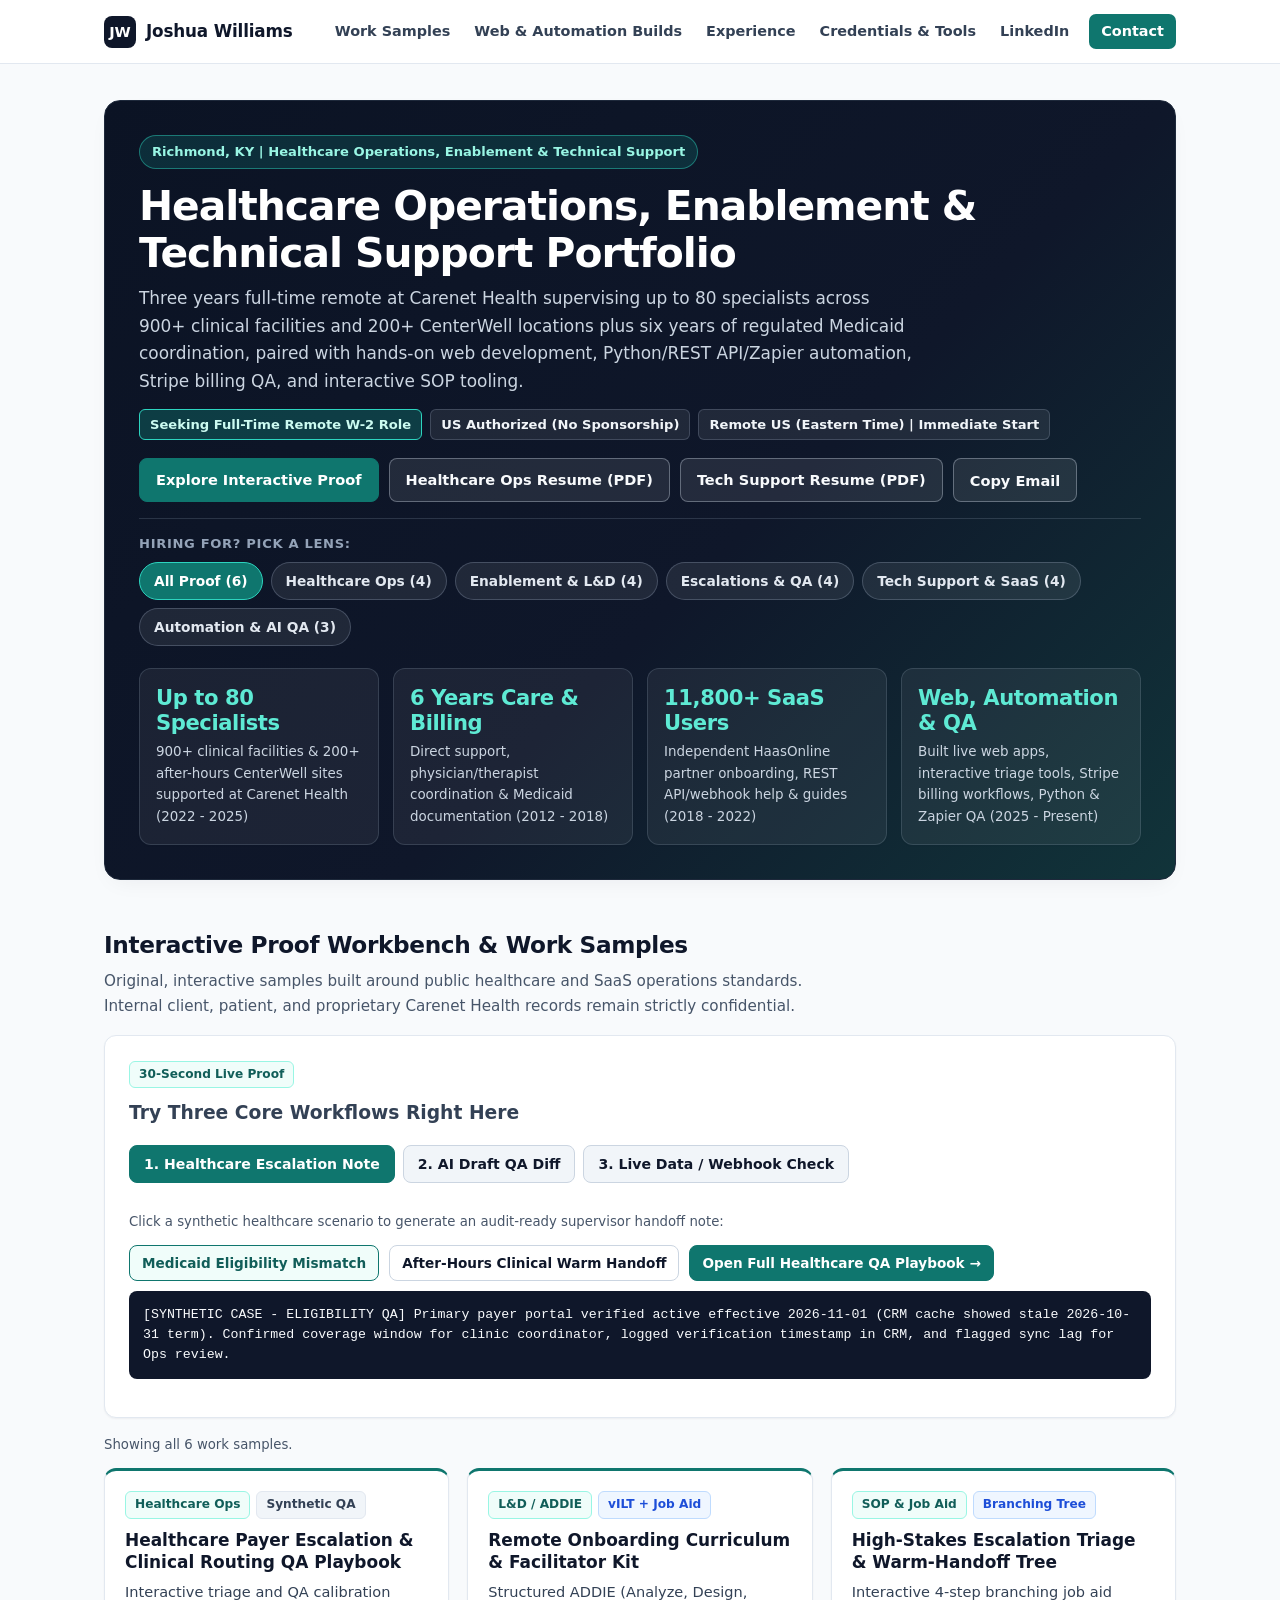
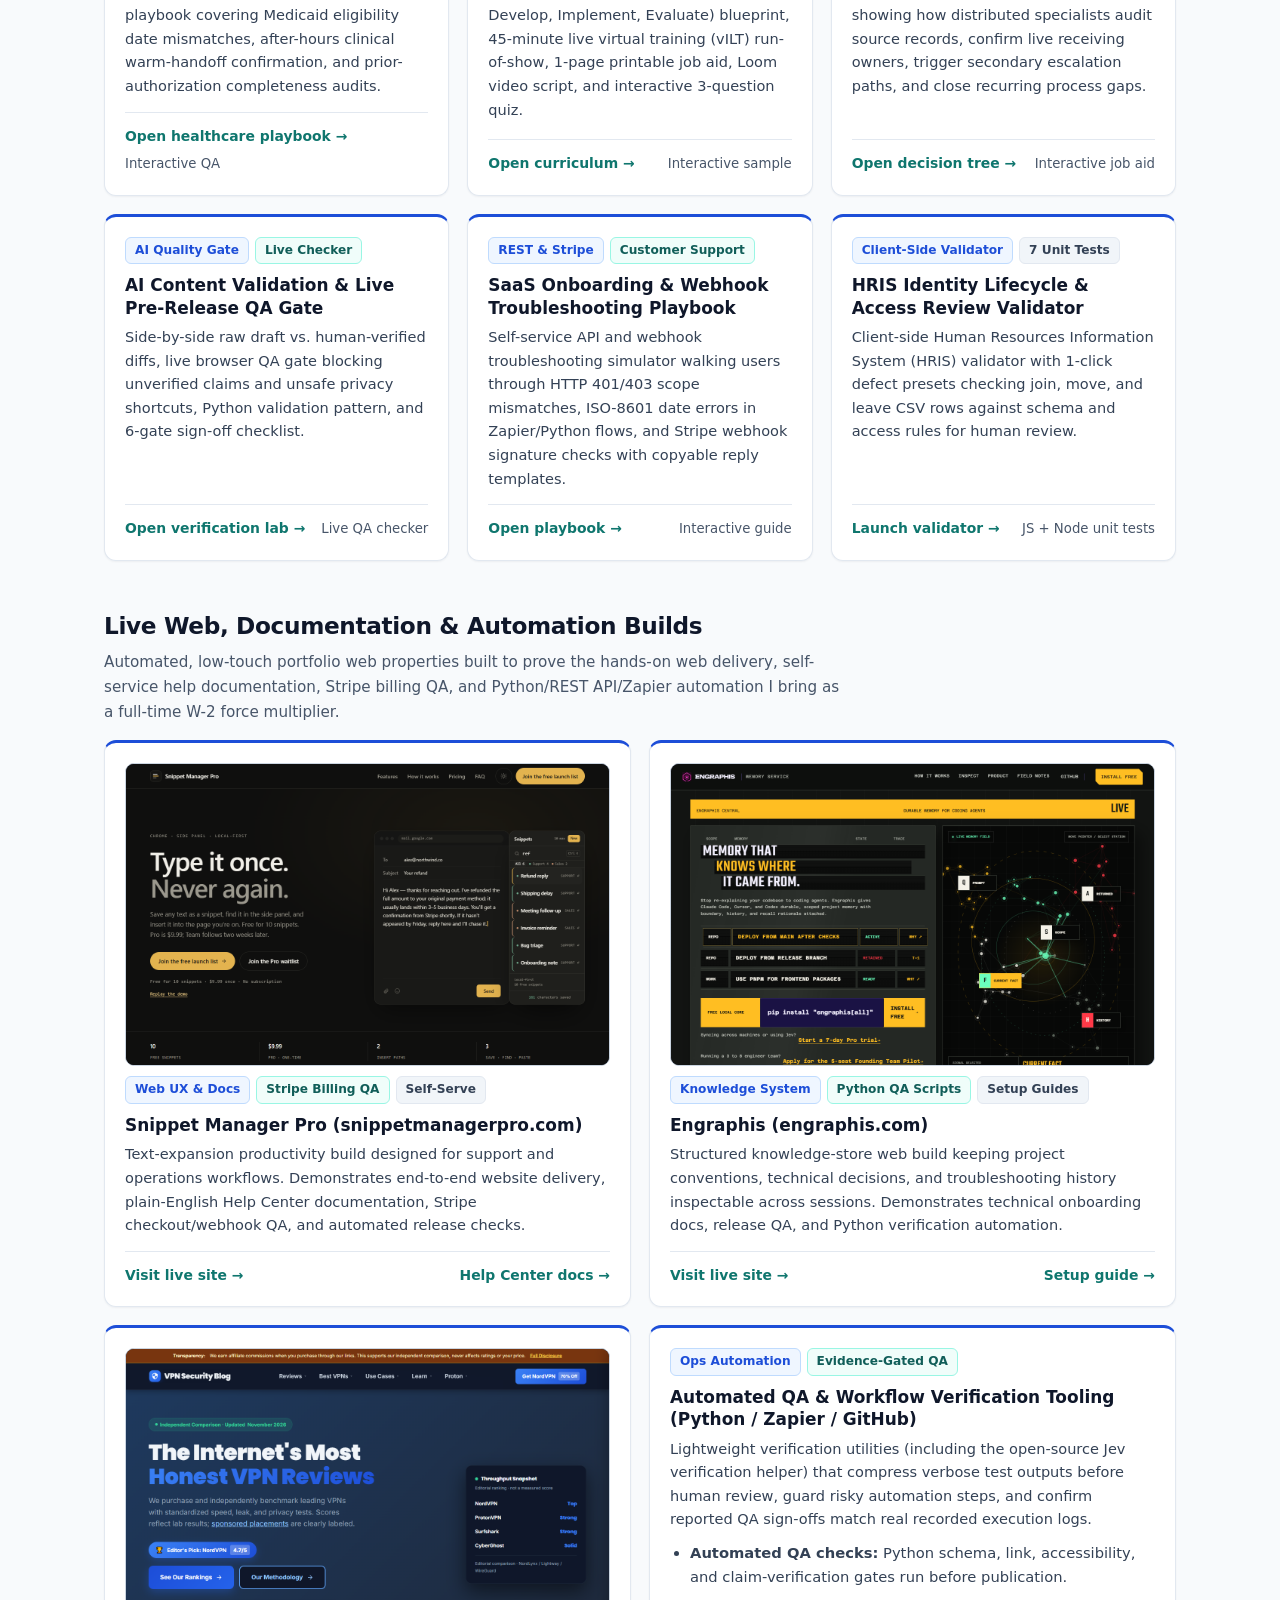
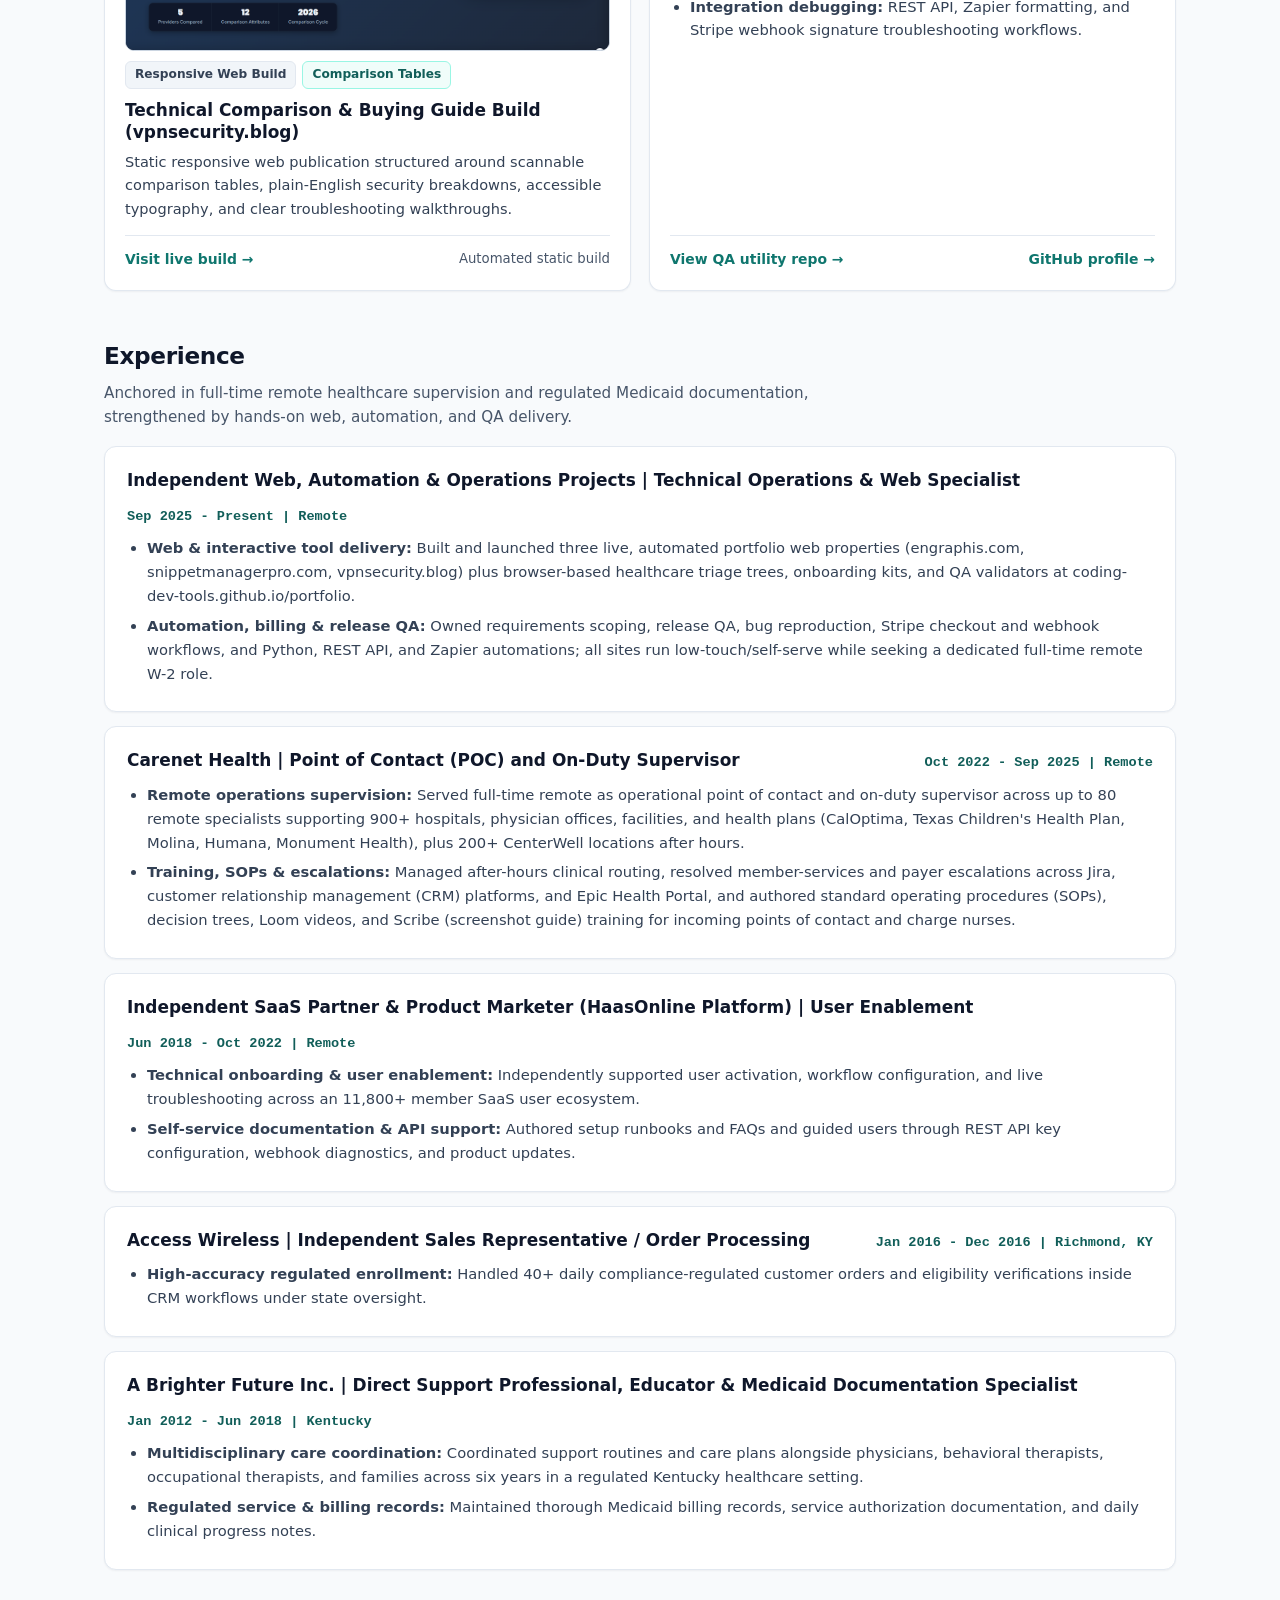
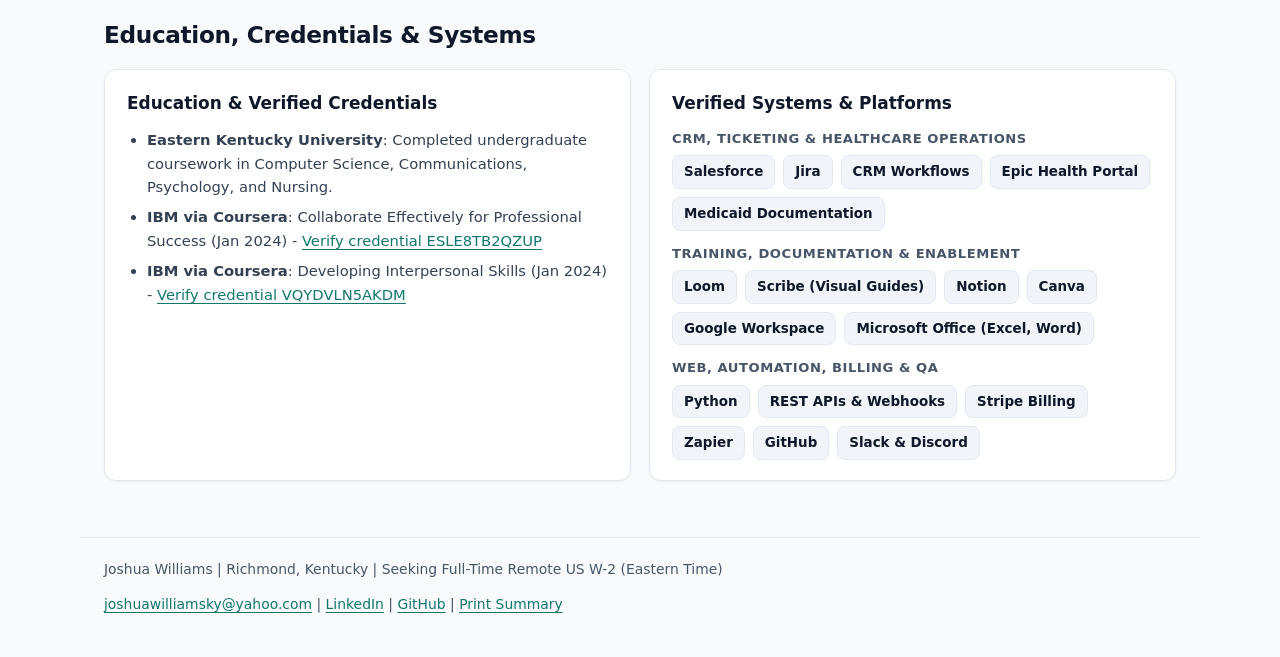
<file: index.html>
<!DOCTYPE html>
<html lang="en">
<head>
  <meta charset="utf-8">
  <meta name="viewport" content="width=device-width, initial-scale=1">
  <title>Joshua Williams | Healthcare Operations, Enablement &amp; Technical Support Portfolio</title>
  <meta name="description" content="Public portfolio of Joshua Williams: remote healthcare operations supervision (Carenet Health, 900+ clinical facilities), Medicaid coordination, interactive SOP and QA work samples, and live web, Stripe, Python, and Zapier builds.">
  <link rel="canonical" href="https://coding-dev-tools.github.io/portfolio/">
  <link rel="icon" type="image/svg+xml" href="./favicon.svg">
  <meta property="og:type" content="website">
  <meta property="og:site_name" content="Joshua Williams Portfolio">
  <meta property="og:title" content="Joshua Williams | Healthcare Operations, Enablement &amp; Technical Support Portfolio">
  <meta property="og:description" content="Interactive healthcare escalation QA playbooks, remote onboarding curricula, AI output checks, and live web and automation builds backing 3 years of remote clinical supervision.">
  <meta property="og:url" content="https://coding-dev-tools.github.io/portfolio/">
  <meta property="og:image" content="https://coding-dev-tools.github.io/portfolio/assets/og-card.png">
  <meta property="og:image:width" content="1200">
  <meta property="og:image:height" content="630">
  <meta property="og:image:alt" content="Joshua Williams Healthcare Operations, Enablement and Technical Support Portfolio">
  <meta name="twitter:card" content="summary_large_image">
  <meta name="twitter:title" content="Joshua Williams | Healthcare Operations, Enablement &amp; Technical Support Portfolio">
  <meta name="twitter:description" content="Remote healthcare operations supervision, interactive SOP and QA tools, and live web/automation builds by Joshua Williams.">
  <meta name="twitter:image" content="https://coding-dev-tools.github.io/portfolio/assets/og-card.png">
  <script type="application/ld+json">
  {
    "@context": "https://schema.org",
    "@type": "Person",
    "name": "Joshua Williams",
    "jobTitle": "Healthcare Operations, Enablement & Technical Support Specialist",
    "description": "Remote healthcare operations leader, enablement specialist, and technical support builder with three years supporting up to 80 remote specialists across 900+ clinical facilities, six years of Medicaid coordination, and hands-on web, Python, REST API, Zapier, and Stripe billing QA delivery.",
    "url": "https://coding-dev-tools.github.io/portfolio/",
    "email": "mailto:joshuawilliamsky@yahoo.com",
    "address": {
      "@type": "PostalAddress",
      "addressLocality": "Richmond",
      "addressRegion": "KY",
      "addressCountry": "US"
    },
    "knowsAbout": [
      "Healthcare Operations Supervision",
      "Payer and Member Escalation Management",
      "Medicaid Documentation and Care Coordination",
      "Instructional Design (ADDIE and vILT)",
      "Knowledge Base and SOP Authoring",
      "Web Delivery, Stripe Billing Workflows and Release QA",
      "Python, REST APIs, Webhooks and Zapier Automation"
    ],
    "sameAs": [
      "https://www.linkedin.com/in/josh-williams-094338120",
      "https://github.com/Coding-Dev-Tools",
      "https://engraphis.com",
      "https://snippetmanagerpro.com"
    ]
  }
  </script>
  <link rel="stylesheet" href="./styles.css">
</head>
<body>
  <a class="skip-link" href="#main-content">Skip to main content</a>

  <div class="print-contact-header" aria-hidden="true">
    <strong>Joshua Williams</strong> | Healthcare Operations, Enablement &amp; Technical Support Specialist |
    Richmond, KY (Remote US, Eastern Time) | joshuawilliamsky@yahoo.com |
    linkedin.com/in/josh-williams-094338120 | coding-dev-tools.github.io/portfolio
  </div>

  <header class="topbar">
    <div class="topbar-inner">
      <a class="brand" href="./index.html">
        <span class="brand-mark" aria-hidden="true">JW</span>
        <span>Joshua Williams</span>
      </a>
      <nav class="nav-links" aria-label="Primary navigation">
        <a href="#work-samples">Work Samples</a>
        <a href="#platforms">Web &amp; Automation Builds</a>
        <a href="#experience">Experience</a>
        <a href="#credentials">Credentials &amp; Tools</a>
        <a href="https://www.linkedin.com/in/josh-williams-094338120" target="_blank" rel="noopener">LinkedIn</a>
        <a class="nav-cta" href="mailto:joshuawilliamsky@yahoo.com">Contact</a>
      </nav>
    </div>
  </header>

  <main class="container" id="main-content" tabindex="-1">
    <section class="hero hero-dark" aria-labelledby="hero-title">
      <span class="eyebrow">Richmond, KY | Healthcare Operations, Enablement &amp; Technical Support</span>
      <h1 id="hero-title">Healthcare Operations, Enablement &amp; Technical Support Portfolio</h1>
      <p class="hero-subtitle">
        Three years full-time remote at Carenet Health supervising up to 80 specialists across 900+ clinical facilities and 200+ CenterWell locations plus six years of regulated Medicaid coordination, paired with hands-on web development, Python/REST API/Zapier automation, Stripe billing QA, and interactive SOP tooling.
      </p>

      <div class="availability-bar" role="group" aria-label="Work authorization and W-2 availability">
        <span class="avail-pill avail-pill-accent">Seeking Full-Time Remote W-2 Role</span>
        <span class="avail-pill">US Authorized (No Sponsorship)</span>
        <span class="avail-pill">Remote US (Eastern Time) | Immediate Start</span>
      </div>

      <div class="hero-actions">
        <a class="btn" href="#work-samples">Explore Interactive Proof</a>
        <a class="btn btn-hero-ghost" href="./assets/resume/Joshua_Williams_Healthcare_Ops_Resume.pdf" target="_blank" rel="noopener">Healthcare Ops Resume (PDF)</a>
        <a class="btn btn-hero-ghost" href="./assets/resume/Joshua_Williams_Technical_Support_Ops_Resume.pdf" target="_blank" rel="noopener">Tech Support Resume (PDF)</a>
        <button class="btn btn-hero-ghost" type="button" id="copy-email-btn" data-copy-email="joshuawilliamsky@yahoo.com">Copy Email</button>
      </div>
      <p id="action-status" class="meta-note hero-note mt-sm" aria-live="polite"></p>

      <div class="lens-bar mt-md">
        <span class="lens-label">Hiring for? Pick a lens:</span>
        <div class="filter-bar mb-0" role="group" aria-label="Filter work samples by role focus">
          <button class="filter-pill" type="button" data-filter="all" aria-pressed="true">All Proof (6)</button>
          <button class="filter-pill" type="button" data-filter="healthcare" aria-pressed="false">Healthcare Ops (4)</button>
          <button class="filter-pill" type="button" data-filter="lnd" aria-pressed="false">Enablement &amp; L&amp;D (4)</button>
          <button class="filter-pill" type="button" data-filter="ops" aria-pressed="false">Escalations &amp; QA (4)</button>
          <button class="filter-pill" type="button" data-filter="cs" aria-pressed="false">Tech Support &amp; SaaS (4)</button>
          <button class="filter-pill" type="button" data-filter="data" aria-pressed="false">Automation &amp; AI QA (3)</button>
        </div>
      </div>

      <div id="focus-callout" class="callout callout-hero" hidden aria-live="polite"></div>

      <div class="scope-grid" role="group" aria-label="Career scope overview">
        <div class="scope-card">
          <div class="scope-value">Up to 80 Specialists</div>
          <div class="scope-label">900+ clinical facilities &amp; 200+ after-hours CenterWell sites supported at Carenet Health (2022 - 2025)</div>
        </div>
        <div class="scope-card">
          <div class="scope-value">6 Years Care &amp; Billing</div>
          <div class="scope-label">Direct support, physician/therapist coordination &amp; Medicaid documentation (2012 - 2018)</div>
        </div>
        <div class="scope-card">
          <div class="scope-value">11,800+ SaaS Users</div>
          <div class="scope-label">Independent HaasOnline partner onboarding, REST API/webhook help &amp; guides (2018 - 2022)</div>
        </div>
        <div class="scope-card">
          <div class="scope-value">Web, Automation &amp; QA</div>
          <div class="scope-label">Built live web apps, interactive triage tools, Stripe billing workflows, Python &amp; Zapier QA (2025 - Present)</div>
        </div>
      </div>
    </section>

    <section class="section" id="work-samples" aria-labelledby="samples-heading">
      <div class="section-header">
        <div>
          <h2 id="samples-heading">Interactive Proof Workbench &amp; Work Samples</h2>
          <p class="section-lead">
            Original, interactive samples built around public healthcare and SaaS operations standards. Internal client, patient, and proprietary Carenet Health records remain strictly confidential.
          </p>
        </div>
      </div>

      <section class="panel workbench-panel mt-0" id="live-workbench" aria-labelledby="workbench-heading">
        <div class="section-header mb-sm">
          <div>
            <span class="tag">30-Second Live Proof</span>
            <h3 id="workbench-heading" class="mt-sm mb-0">Try Three Core Workflows Right Here</h3>
          </div>
          <div class="tab-strip mt-0 mb-0" role="tablist" data-home-tablist aria-label="Inline interactive proof demos">
            <button id="wb-tab-hc" class="tab-btn" type="button" role="tab" aria-selected="true" aria-controls="wb-panel-hc" tabindex="0">1. Healthcare Escalation Note</button>
            <button id="wb-tab-ai" class="tab-btn" type="button" role="tab" aria-selected="false" aria-controls="wb-panel-ai" tabindex="-1">2. AI Draft QA Diff</button>
            <button id="wb-tab-tech" class="tab-btn" type="button" role="tab" aria-selected="false" aria-controls="wb-panel-tech" tabindex="-1">3. Live Data / Webhook Check</button>
          </div>
        </div>

        <div id="wb-panel-hc" role="tabpanel" aria-labelledby="wb-tab-hc" tabindex="0">
          <p class="meta-note mt-0">Click a synthetic healthcare scenario to generate an audit-ready supervisor handoff note:</p>
          <div class="hero-actions mt-sm">
            <button class="btn btn-secondary btn-sm wb-toggle" type="button" data-wb-hc="elig" aria-pressed="true">Medicaid Eligibility Mismatch</button>
            <button class="btn btn-secondary btn-sm wb-toggle" type="button" data-wb-hc="afterhours" aria-pressed="false">After-Hours Clinical Warm Handoff</button>
            <a class="btn btn-sm" href="./samples/healthcare-escalation-qa.html">Open Full Healthcare QA Playbook &rarr;</a>
          </div>
          <pre id="wb-hc-output" class="mt-sm" aria-live="polite">[SYNTHETIC CASE - ELIGIBILITY QA] Primary payer portal verified active effective 2026-11-01 (CRM cache showed stale 2026-10-31 term). Confirmed coverage window for clinic coordinator, logged verification timestamp in CRM, and flagged sync lag for Ops review.</pre>
        </div>

        <div id="wb-panel-ai" role="tabpanel" aria-labelledby="wb-tab-ai" tabindex="0" hidden>
          <p class="meta-note mt-0">Compare an unverified AI draft against the human-audited release standard:</p>
          <div class="diff-grid mt-sm">
            <div class="diff-box bad">
              <strong class="text-danger">Rejected Raw AI Draft</strong>
              <p class="mt-sm">"Our onboarding SOP cuts ramp time by 42% and guarantees 100% error-free intake. Tell clinics to email patient spreadsheets if the portal lags."</p>
            </div>
            <div class="diff-box good">
              <strong class="text-ok">Approved Audit-Ready Release</strong>
              <p class="mt-sm">"Follow the 1-page visual intake guide. If portal sync fails, capture a redacted timestamped screenshot, route via the encrypted queue, and notify your on-duty lead."</p>
            </div>
          </div>
          <div class="hero-actions mt-sm">
            <a class="btn btn-sm" href="./samples/ai-verification-rubric.html">Test Live QA Gate &amp; 6-Point Rubric &rarr;</a>
          </div>
        </div>

        <div id="wb-panel-tech" role="tabpanel" aria-labelledby="wb-tab-tech" tabindex="0" hidden>
          <p class="meta-note mt-0">Run a client-side schema and Stripe webhook diagnostic check:</p>
          <div class="hero-actions mt-sm">
            <button class="btn btn-secondary btn-sm" type="button" id="wb-run-check">Run Validation Check</button>
            <a class="btn btn-sm" href="./samples/webhook-troubleshooting-job-aid.html">Open Webhook Playbook &rarr;</a>
            <a class="btn btn-secondary btn-sm" href="./demos/hris-identity/index.html">Launch HRIS CSV Validator &rarr;</a>
          </div>
          <pre id="wb-tech-output" class="mt-sm" aria-live="polite">Click "Run Validation Check" to inspect caught ISO-8601 date and Stripe HMAC-SHA256 defects.</pre>
        </div>
      </section>

      <p id="filter-status" class="meta-note mt-md" aria-live="polite">Showing all 6 work samples.</p>

      <div class="card-grid mt-sm" id="samples-grid">
        <article class="card card-hc" data-categories="healthcare ops lnd">
          <div>
            <div class="tag-row">
              <span class="tag">Healthcare Ops</span>
              <span class="tag tag-muted">Synthetic QA</span>
            </div>
            <h3>Healthcare Payer Escalation &amp; Clinical Routing QA Playbook</h3>
            <p>
              Interactive triage and QA calibration playbook covering Medicaid eligibility date mismatches, after-hours clinical warm-handoff confirmation, and prior-authorization completeness audits.
            </p>
          </div>
          <div class="card-footer">
            <a href="./samples/healthcare-escalation-qa.html">Open healthcare playbook &rarr;</a>
            <span class="meta-note">Interactive QA</span>
          </div>
        </article>

        <article class="card card-hc" data-categories="healthcare lnd cs">
          <div>
            <div class="tag-row">
              <span class="tag">L&amp;D / ADDIE</span>
              <span class="tag tag-blue">vILT + Job Aid</span>
            </div>
            <h3>Remote Onboarding Curriculum &amp; Facilitator Kit</h3>
            <p>
              Structured ADDIE (Analyze, Design, Develop, Implement, Evaluate) blueprint, 45-minute live virtual training (vILT) run-of-show, 1-page printable job aid, Loom video script, and interactive 3-question quiz.
            </p>
          </div>
          <div class="card-footer">
            <a href="./samples/onboarding-vilt-module.html">Open curriculum &rarr;</a>
            <span class="meta-note">Interactive sample</span>
          </div>
        </article>

        <article class="card card-hc" data-categories="healthcare ops lnd cs">
          <div>
            <div class="tag-row">
              <span class="tag">SOP &amp; Job Aid</span>
              <span class="tag tag-blue">Branching Tree</span>
            </div>
            <h3>High-Stakes Escalation Triage &amp; Warm-Handoff Tree</h3>
            <p>
              Interactive 4-step branching job aid showing how distributed specialists audit source records, confirm live receiving owners, trigger secondary escalation paths, and close recurring process gaps.
            </p>
          </div>
          <div class="card-footer">
            <a href="./samples/escalation-decision-tree.html">Open decision tree &rarr;</a>
            <span class="meta-note">Interactive job aid</span>
          </div>
        </article>

        <article class="card card-tech" data-categories="healthcare ops lnd data">
          <div>
            <div class="tag-row">
              <span class="tag tag-blue">AI Quality Gate</span>
              <span class="tag">Live Checker</span>
            </div>
            <h3>AI Content Validation &amp; Live Pre-Release QA Gate</h3>
            <p>
              Side-by-side raw draft vs. human-verified diffs, live browser QA gate blocking unverified claims and unsafe privacy shortcuts, Python validation pattern, and 6-gate sign-off checklist.
            </p>
          </div>
          <div class="card-footer">
            <a href="./samples/ai-verification-rubric.html">Open verification lab &rarr;</a>
            <span class="meta-note">Live QA checker</span>
          </div>
        </article>

        <article class="card card-tech" data-categories="cs data">
          <div>
            <div class="tag-row">
              <span class="tag tag-blue">REST &amp; Stripe</span>
              <span class="tag">Customer Support</span>
            </div>
            <h3>SaaS Onboarding &amp; Webhook Troubleshooting Playbook</h3>
            <p>
              Self-service API and webhook troubleshooting simulator walking users through HTTP 401/403 scope mismatches, ISO-8601 date errors in Zapier/Python flows, and Stripe webhook signature checks with copyable reply templates.
            </p>
          </div>
          <div class="card-footer">
            <a href="./samples/webhook-troubleshooting-job-aid.html">Open playbook &rarr;</a>
            <span class="meta-note">Interactive guide</span>
          </div>
        </article>

        <article class="card card-tech" data-categories="ops cs data">
          <div>
            <div class="tag-row">
              <span class="tag tag-blue">Client-Side Validator</span>
              <span class="tag tag-muted">7 Unit Tests</span>
            </div>
            <h3>HRIS Identity Lifecycle &amp; Access Review Validator</h3>
            <p>
              Client-side Human Resources Information System (HRIS) validator with 1-click defect presets checking join, move, and leave CSV rows against schema and access rules for human review.
            </p>
          </div>
          <div class="card-footer">
            <a href="./demos/hris-identity/index.html">Launch validator &rarr;</a>
            <span class="meta-note">JS + Node unit tests</span>
          </div>
        </article>
      </div>
    </section>

    <section class="section" id="platforms" aria-labelledby="platforms-heading">
      <div class="section-header">
        <div>
          <h2 id="platforms-heading">Live Web, Documentation &amp; Automation Builds</h2>
          <p class="section-lead">
            Automated, low-touch portfolio web properties built to prove the hands-on web delivery, self-service help documentation, Stripe billing QA, and Python/REST API/Zapier automation I bring as a full-time W-2 force multiplier.
          </p>
        </div>
      </div>

      <div class="card-grid card-grid-2">
        <article class="card card-tech">
          <div>
            <div class="preview-frame">
              <img src="./assets/previews/snippetmanagerpro-preview.png" alt="Screenshot of Snippet Manager Pro web interface" width="1280" height="800">
            </div>
            <div class="tag-row mt-sm">
              <span class="tag tag-blue">Web UX &amp; Docs</span>
              <span class="tag">Stripe Billing QA</span>
              <span class="tag tag-muted">Self-Serve</span>
            </div>
            <h3>Snippet Manager Pro (snippetmanagerpro.com)</h3>
            <p>
              Text-expansion productivity build designed for support and operations workflows. Demonstrates end-to-end website delivery, plain-English Help Center documentation, Stripe checkout/webhook QA, and automated release checks.
            </p>
          </div>
          <div class="card-footer">
            <a href="https://snippetmanagerpro.com" target="_blank" rel="noopener">Visit live site &rarr;</a>
            <a href="https://snippetmanagerpro.com/documentation.html" target="_blank" rel="noopener">Help Center docs &rarr;</a>
          </div>
        </article>

        <article class="card card-tech">
          <div>
            <div class="preview-frame">
              <img src="./assets/previews/engraphis-preview.png" alt="Screenshot of Engraphis web platform interface" width="1280" height="800">
            </div>
            <div class="tag-row mt-sm">
              <span class="tag tag-blue">Knowledge System</span>
              <span class="tag">Python QA Scripts</span>
              <span class="tag tag-muted">Setup Guides</span>
            </div>
            <h3>Engraphis (engraphis.com)</h3>
            <p>
              Structured knowledge-store web build keeping project conventions, technical decisions, and troubleshooting history inspectable across sessions. Demonstrates technical onboarding docs, release QA, and Python verification automation.
            </p>
          </div>
          <div class="card-footer">
            <a href="https://engraphis.com" target="_blank" rel="noopener">Visit live site &rarr;</a>
            <a href="https://engraphis.com/mcp-memory-server" target="_blank" rel="noopener">Setup guide &rarr;</a>
          </div>
        </article>

        <article class="card card-tech">
          <div>
            <div class="preview-frame">
              <img src="./assets/previews/vpnsecurity-preview.png" alt="Screenshot of VPN Security Blog responsive web layout" width="1280" height="800">
            </div>
            <div class="tag-row mt-sm">
              <span class="tag tag-muted">Responsive Web Build</span>
              <span class="tag">Comparison Tables</span>
            </div>
            <h3>Technical Comparison &amp; Buying Guide Build (vpnsecurity.blog)</h3>
            <p>
              Static responsive web publication structured around scannable comparison tables, plain-English security breakdowns, accessible typography, and clear troubleshooting walkthroughs.
            </p>
          </div>
          <div class="card-footer">
            <a href="https://vpnsecurity.blog" target="_blank" rel="noopener">Visit live build &rarr;</a>
            <span class="meta-note">Automated static build</span>
          </div>
        </article>

        <article class="card card-tech">
          <div>
            <div class="tag-row">
              <span class="tag tag-blue">Ops Automation</span>
              <span class="tag">Evidence-Gated QA</span>
            </div>
            <h3>Automated QA &amp; Workflow Verification Tooling (Python / Zapier / GitHub)</h3>
            <p>
              Lightweight verification utilities (including the open-source Jev verification helper) that compress verbose test outputs before human review, guard risky automation steps, and confirm reported QA sign-offs match real recorded execution logs.
            </p>
            <ul class="role-list mt-sm">
              <li><strong>Automated QA checks:</strong> Python schema, link, accessibility, and claim-verification gates run before publication.</li>
              <li><strong>Integration debugging:</strong> REST API, Zapier formatting, and Stripe webhook signature troubleshooting workflows.</li>
            </ul>
          </div>
          <div class="card-footer">
            <a href="https://github.com/Coding-Dev-Tools/jev-decision" target="_blank" rel="noopener">View QA utility repo &rarr;</a>
            <a href="https://github.com/Coding-Dev-Tools" target="_blank" rel="noopener">GitHub profile &rarr;</a>
          </div>
        </article>
      </div>
    </section>

    <section class="section" id="experience" aria-labelledby="experience-heading">
      <div class="section-header">
        <div>
          <h2 id="experience-heading">Experience</h2>
          <p class="section-lead">Anchored in full-time remote healthcare supervision and regulated Medicaid documentation, strengthened by hands-on web, automation, and QA delivery.</p>
        </div>
      </div>

      <div class="timeline">
        <article class="role-card">
          <div class="role-head">
            <h3 class="role-title">Independent Web, Automation &amp; Operations Projects | Technical Operations &amp; Web Specialist</h3>
            <span class="role-dates">Sep 2025 - Present | Remote</span>
          </div>
          <ul class="role-list">
            <li><strong>Web &amp; interactive tool delivery:</strong> Built and launched three live, automated portfolio web properties (engraphis.com, snippetmanagerpro.com, vpnsecurity.blog) plus browser-based healthcare triage trees, onboarding kits, and QA validators at coding-dev-tools.github.io/portfolio.</li>
            <li><strong>Automation, billing &amp; release QA:</strong> Owned requirements scoping, release QA, bug reproduction, Stripe checkout and webhook workflows, and Python, REST API, and Zapier automations; all sites run low-touch/self-serve while seeking a dedicated full-time remote W-2 role.</li>
          </ul>
        </article>

        <article class="role-card role-card-anchor">
          <div class="role-head">
            <h3 class="role-title">Carenet Health | Point of Contact (POC) and On-Duty Supervisor</h3>
            <span class="role-dates">Oct 2022 - Sep 2025 | Remote</span>
          </div>
          <ul class="role-list">
            <li><strong>Remote operations supervision:</strong> Served full-time remote as operational point of contact and on-duty supervisor across up to 80 remote specialists supporting 900+ hospitals, physician offices, facilities, and health plans (CalOptima, Texas Children's Health Plan, Molina, Humana, Monument Health), plus 200+ CenterWell locations after hours.</li>
            <li><strong>Training, SOPs &amp; escalations:</strong> Managed after-hours clinical routing, resolved member-services and payer escalations across Jira, customer relationship management (CRM) platforms, and Epic Health Portal, and authored standard operating procedures (SOPs), decision trees, Loom videos, and Scribe (screenshot guide) training for incoming points of contact and charge nurses.</li>
          </ul>
        </article>

        <article class="role-card">
          <div class="role-head">
            <h3 class="role-title">Independent SaaS Partner &amp; Product Marketer (HaasOnline Platform) | User Enablement</h3>
            <span class="role-dates">Jun 2018 - Oct 2022 | Remote</span>
          </div>
          <ul class="role-list">
            <li><strong>Technical onboarding &amp; user enablement:</strong> Independently supported user activation, workflow configuration, and live troubleshooting across an 11,800+ member SaaS user ecosystem.</li>
            <li><strong>Self-service documentation &amp; API support:</strong> Authored setup runbooks and FAQs and guided users through REST API key configuration, webhook diagnostics, and product updates.</li>
          </ul>
        </article>

        <article class="role-card">
          <div class="role-head">
            <h3 class="role-title">Access Wireless | Independent Sales Representative / Order Processing</h3>
            <span class="role-dates">Jan 2016 - Dec 2016 | Richmond, KY</span>
          </div>
          <ul class="role-list">
            <li><strong>High-accuracy regulated enrollment:</strong> Handled 40+ daily compliance-regulated customer orders and eligibility verifications inside CRM workflows under state oversight.</li>
          </ul>
        </article>

        <article class="role-card">
          <div class="role-head">
            <h3 class="role-title">A Brighter Future Inc. | Direct Support Professional, Educator &amp; Medicaid Documentation Specialist</h3>
            <span class="role-dates">Jan 2012 - Jun 2018 | Kentucky</span>
          </div>
          <ul class="role-list">
            <li><strong>Multidisciplinary care coordination:</strong> Coordinated support routines and care plans alongside physicians, behavioral therapists, occupational therapists, and families across six years in a regulated Kentucky healthcare setting.</li>
            <li><strong>Regulated service &amp; billing records:</strong> Maintained thorough Medicaid billing records, service authorization documentation, and daily clinical progress notes.</li>
          </ul>
        </article>
      </div>
    </section>

    <section class="section" id="credentials" aria-labelledby="credentials-heading">
      <div class="section-header">
        <div>
          <h2 id="credentials-heading">Education, Credentials &amp; Systems</h2>
        </div>
      </div>

      <div class="card-grid card-grid-2">
        <div class="info-panel">
          <h3 class="role-title mt-0">Education &amp; Verified Credentials</h3>
          <ul class="role-list mt-sm">
            <li><strong>Eastern Kentucky University</strong>: Completed undergraduate coursework in Computer Science, Communications, Psychology, and Nursing.</li>
            <li>
              <strong>IBM via Coursera</strong>: Collaborate Effectively for Professional Success (Jan 2024) -
              <a href="https://coursera.org/verify/ESLE8TB2QZUP" target="_blank" rel="noopener">Verify credential ESLE8TB2QZUP</a>
            </li>
            <li>
              <strong>IBM via Coursera</strong>: Developing Interpersonal Skills (Jan 2024) -
              <a href="https://coursera.org/verify/VQYDVLN5AKDM" target="_blank" rel="noopener">Verify credential VQYDVLN5AKDM</a>
            </li>
          </ul>
        </div>

        <div class="info-panel">
          <h3 class="role-title mt-0">Verified Systems &amp; Platforms</h3>
          <div class="tools-groups mt-sm">
            <div>
              <p class="tools-group-label">CRM, Ticketing &amp; Healthcare Operations</p>
              <div class="pill-list">
                <span class="skill-chip">Salesforce</span>
                <span class="skill-chip">Jira</span>
                <span class="skill-chip">CRM Workflows</span>
                <span class="skill-chip">Epic Health Portal</span>
                <span class="skill-chip">Medicaid Documentation</span>
              </div>
            </div>
            <div>
              <p class="tools-group-label">Training, Documentation &amp; Enablement</p>
              <div class="pill-list">
                <span class="skill-chip">Loom</span>
                <span class="skill-chip">Scribe (Visual Guides)</span>
                <span class="skill-chip">Notion</span>
                <span class="skill-chip">Canva</span>
                <span class="skill-chip">Google Workspace</span>
                <span class="skill-chip">Microsoft Office (Excel, Word)</span>
              </div>
            </div>
            <div>
              <p class="tools-group-label">Web, Automation, Billing &amp; QA</p>
              <div class="pill-list">
                <span class="skill-chip">Python</span>
                <span class="skill-chip">REST APIs &amp; Webhooks</span>
                <span class="skill-chip">Stripe Billing</span>
                <span class="skill-chip">Zapier</span>
                <span class="skill-chip">GitHub</span>
                <span class="skill-chip">Slack &amp; Discord</span>
              </div>
            </div>
          </div>
        </div>
      </div>
    </section>
  </main>

  <footer class="footer">
    <span>Joshua Williams | Richmond, Kentucky | Seeking Full-Time Remote US W-2 (Eastern Time)</span>
    <span>
      <a href="mailto:joshuawilliamsky@yahoo.com">joshuawilliamsky@yahoo.com</a> |
      <a href="https://www.linkedin.com/in/josh-williams-094338120" target="_blank" rel="noopener">LinkedIn</a> |
      <a href="https://github.com/Coding-Dev-Tools" target="_blank" rel="noopener">GitHub</a><span class="print-hide"> | </span>
      <button class="footer-link-btn" type="button" id="print-summary-btn">Print Summary</button>
    </span>
  </footer>

  <script src="./app.js"></script>
</body>
</html>
</file>
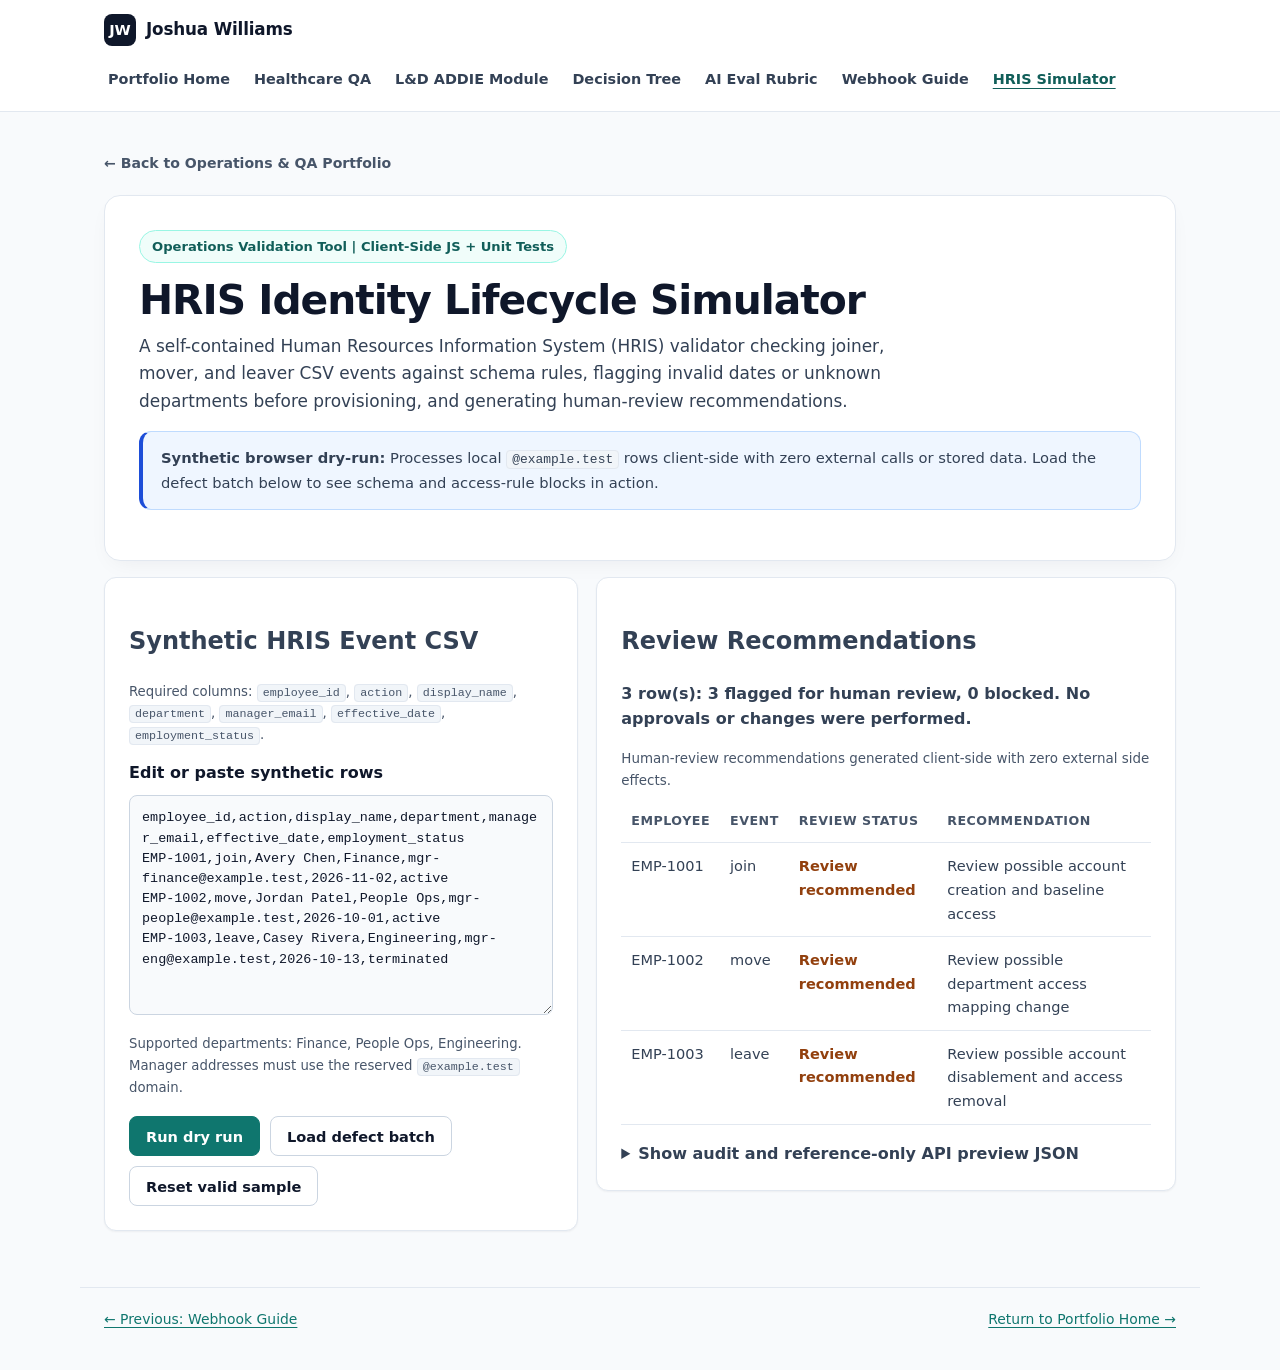
<file: demos/hris-identity/index.html>
<!DOCTYPE html>
<html lang="en">
<head>
  <meta charset="utf-8">
  <meta name="viewport" content="width=device-width, initial-scale=1">
  <title>HRIS Identity Lifecycle Simulator | Joshua Williams Portfolio</title>
  <meta name="description" content="Offline Human Resources Information System (HRIS) identity-lifecycle dry-run simulator validating synthetic join, move, and leave CSV rows against access-review rules.">
  <link rel="canonical" href="https://coding-dev-tools.github.io/portfolio/demos/hris-identity/index.html">
  <link rel="icon" type="image/svg+xml" href="../../favicon.svg">
  <meta property="og:type" content="article">
  <meta property="og:site_name" content="Joshua Williams Portfolio">
  <meta property="og:title" content="HRIS Identity Lifecycle Simulator | Joshua Williams Portfolio">
  <meta property="og:description" content="Offline identity-lifecycle validator processing synthetic joiner, mover, and leaver events for human review.">
  <meta property="og:url" content="https://coding-dev-tools.github.io/portfolio/demos/hris-identity/index.html">
  <meta property="og:image" content="https://coding-dev-tools.github.io/portfolio/assets/og-card.png">
  <meta property="og:image:width" content="1200">
  <meta property="og:image:height" content="630">
  <meta property="og:image:alt" content="Joshua Williams Healthcare Operations, Enablement and Technical Support Portfolio">
  <meta name="twitter:card" content="summary_large_image">
  <meta name="twitter:image" content="https://coding-dev-tools.github.io/portfolio/assets/og-card.png">
  <link rel="stylesheet" href="../../styles.css">
</head>
<body>
  <a class="skip-link" href="#main-content">Skip to main content</a>

  <header class="topbar">
    <div class="topbar-inner">
      <a class="brand" href="../../index.html">
        <span class="brand-mark" aria-hidden="true">JW</span>
        <span>Joshua Williams</span>
      </a>
      <nav class="nav-links" aria-label="Sample navigation">
        <a href="../../index.html">Portfolio Home</a>
        <a href="../../samples/healthcare-escalation-qa.html">Healthcare QA</a>
        <a href="../../samples/onboarding-vilt-module.html">L&amp;D ADDIE Module</a>
        <a href="../../samples/escalation-decision-tree.html">Decision Tree</a>
        <a href="../../samples/ai-verification-rubric.html">AI Eval Rubric</a>
        <a href="../../samples/webhook-troubleshooting-job-aid.html">Webhook Guide</a>
        <a href="./index.html" aria-current="page">HRIS Simulator</a>
      </nav>
    </div>
  </header>

  <main class="container" id="main-content" tabindex="-1">
    <a class="breadcrumb" href="../../index.html?focus=ops">&larr; Back to Operations &amp; QA Portfolio</a>

    <section class="hero" aria-labelledby="hris-hero-title">
      <span class="eyebrow">Operations Validation Tool | Client-Side JS + Unit Tests</span>
      <h1 id="hris-hero-title">HRIS Identity Lifecycle Simulator</h1>
      <p class="hero-subtitle">
        A self-contained Human Resources Information System (HRIS) validator checking joiner, mover, and leaver CSV events against schema rules, flagging invalid dates or unknown departments before provisioning, and generating human-review recommendations.
      </p>
      <div class="callout" role="note">
        <strong>Synthetic browser dry-run:</strong> Processes local <code>@example.test</code> rows client-side with zero external calls or stored data. Load the defect batch below to see schema and access-rule blocks in action.
      </div>
    </section>

    <div class="hris-grid mt-md">
      <section class="panel mt-0" aria-labelledby="input-heading">
        <h2 id="input-heading">Synthetic HRIS Event CSV</h2>
        <p class="meta-note">Required columns: <code>employee_id</code>, <code>action</code>, <code>display_name</code>, <code>department</code>, <code>manager_email</code>, <code>effective_date</code>, <code>employment_status</code>.</p>
        <label class="field-label mt-sm" for="csv-input">Edit or paste synthetic rows</label>
        <textarea id="csv-input" class="hris-textarea mt-sm" spellcheck="false" aria-describedby="input-help">employee_id,action,display_name,department,manager_email,effective_date,employment_status
EMP-1001,join,Avery Chen,Finance,mgr-finance@example.test,2026-11-02,active
EMP-1002,move,Jordan Patel,People Ops,mgr-people@example.test,2026-10-01,active
EMP-1003,leave,Casey Rivera,Engineering,mgr-eng@example.test,2026-10-13,terminated</textarea>
        <p id="input-help" class="meta-note mt-sm">Supported departments: Finance, People Ops, Engineering. Manager addresses must use the reserved <code>@example.test</code> domain.</p>
        <div class="hero-actions actions">
          <button id="simulate-button" class="btn" type="button">Run dry run</button>
          <button id="defect-button" class="btn btn-secondary" type="button">Load defect batch</button>
          <button id="reset-button" class="btn btn-secondary" type="button">Reset valid sample</button>
        </div>
      </section>

      <section class="panel mt-0" aria-labelledby="output-heading">
        <h2 id="output-heading">Review Recommendations</h2>
        <p id="status" class="fw-600 mt-sm" aria-live="polite">Ready to simulate the sample rows.</p>
        <div class="table-wrap mt-sm" tabindex="0" role="region" aria-label="Synthetic HRIS validation recommendations">
          <table class="stack-table">
            <caption>Human-review recommendations generated client-side with zero external side effects.</caption>
            <thead>
              <tr>
                <th scope="col">Employee</th>
                <th scope="col">Event</th>
                <th scope="col">Review status</th>
                <th scope="col">Recommendation</th>
              </tr>
            </thead>
            <tbody id="results-body">
              <tr><td colspan="4" class="meta-note">Run the dry run to see review recommendations.</td></tr>
            </tbody>
          </table>
        </div>
        <details class="mt-md">
          <summary class="fw-600">Show audit and reference-only API preview JSON</summary>
          <pre id="json-output" class="mt-sm">{}</pre>
        </details>
      </section>
    </div>
  </main>

  <footer class="footer">
    <span><a href="../../samples/webhook-troubleshooting-job-aid.html">&larr; Previous: Webhook Guide</a></span>
    <span><a href="../../index.html">Return to Portfolio Home &rarr;</a></span>
  </footer>

  <script src="./simulator.js"></script>
  <script>
    (() => {
      const input = document.getElementById("csv-input");
      const status = document.getElementById("status");
      const resultsBody = document.getElementById("results-body");
      const jsonOutput = document.getElementById("json-output");
      const sample = input.value;

      function addCell(row, value, className, label) {
        const cell = document.createElement("td");
        cell.textContent = value;
        if (className) cell.className = className;
        if (label) cell.setAttribute("data-label", label);
        row.appendChild(cell);
      }

      function render(result) {
        resultsBody.replaceChildren();
        for (const event of result.events) {
          const row = document.createElement("tr");
          addCell(row, event.employee_id || "-", "", "Employee");
          addCell(row, event.action || "-", "", "Event");
          const reviewStatus = event.decision === "blocked" ? "Blocked" : "Review recommended";
          addCell(row, reviewStatus, event.decision === "blocked" ? "blocked" : "pending", "Review status");
          const recommendation = event.decision === "blocked" ? event.errors.join("; ") : event.review_summary;
          addCell(row, recommendation, "", "Recommendation");
          resultsBody.appendChild(row);
        }
        const s = result.summary;
        status.textContent = `${s.totalRows} row(s): ${s.awaitingReview} flagged for human review, ${s.blocked} blocked. No approvals or changes were performed.`;
        jsonOutput.textContent = JSON.stringify(result, null, 2);
      }

      document.getElementById("simulate-button").addEventListener("click", () => {
        try {
          render(window.JmlSimulator.simulate(input.value));
        } catch (error) {
          resultsBody.replaceChildren();
          const row = document.createElement("tr");
          addCell(row, "Input error", "blocked", "Review status");
          const cell = document.createElement("td");
          cell.colSpan = 3;
          cell.setAttribute("data-label", "Details");
          cell.textContent = error.message;
          row.appendChild(cell);
          resultsBody.appendChild(row);
          status.textContent = "Could not simulate this CSV. Correct the input and try again.";
          jsonOutput.textContent = "{}";
        }
      });

      const defectSample = [
        "employee_id,action,display_name,department,manager_email,effective_date,employment_status",
        "EMP-2001,join,Morgan Lee,Finance,mgr-finance@example.test,11/02/2026,active",
        "EMP-2002,move,Taylor Brooks,ShadowIT,mgr-ops@example.test,2026-10-15,active",
        "EMP-2003,leave,Devon Cruz,Engineering,devon@gmail.com,2026-10-20,active"
      ].join("\n");

      const defectBtn = document.getElementById("defect-button");
      if (defectBtn) {
        defectBtn.addEventListener("click", () => {
          input.value = defectSample;
          document.getElementById("simulate-button").click();
        });
      }

      document.getElementById("reset-button").addEventListener("click", () => {
        input.value = sample;
        status.textContent = "Sample restored. Run the dry run to see review recommendations.";
        resultsBody.replaceChildren();
        const row = document.createElement("tr");
        const cell = document.createElement("td");
        cell.colSpan = 4;
        cell.className = "meta-note";
        cell.textContent = "Run the dry run to see review recommendations.";
        row.appendChild(cell);
        resultsBody.appendChild(row);
        jsonOutput.textContent = "{}";
      });

      document.getElementById("simulate-button").click();
    })();
  </script>
</body>
</html>
</file>
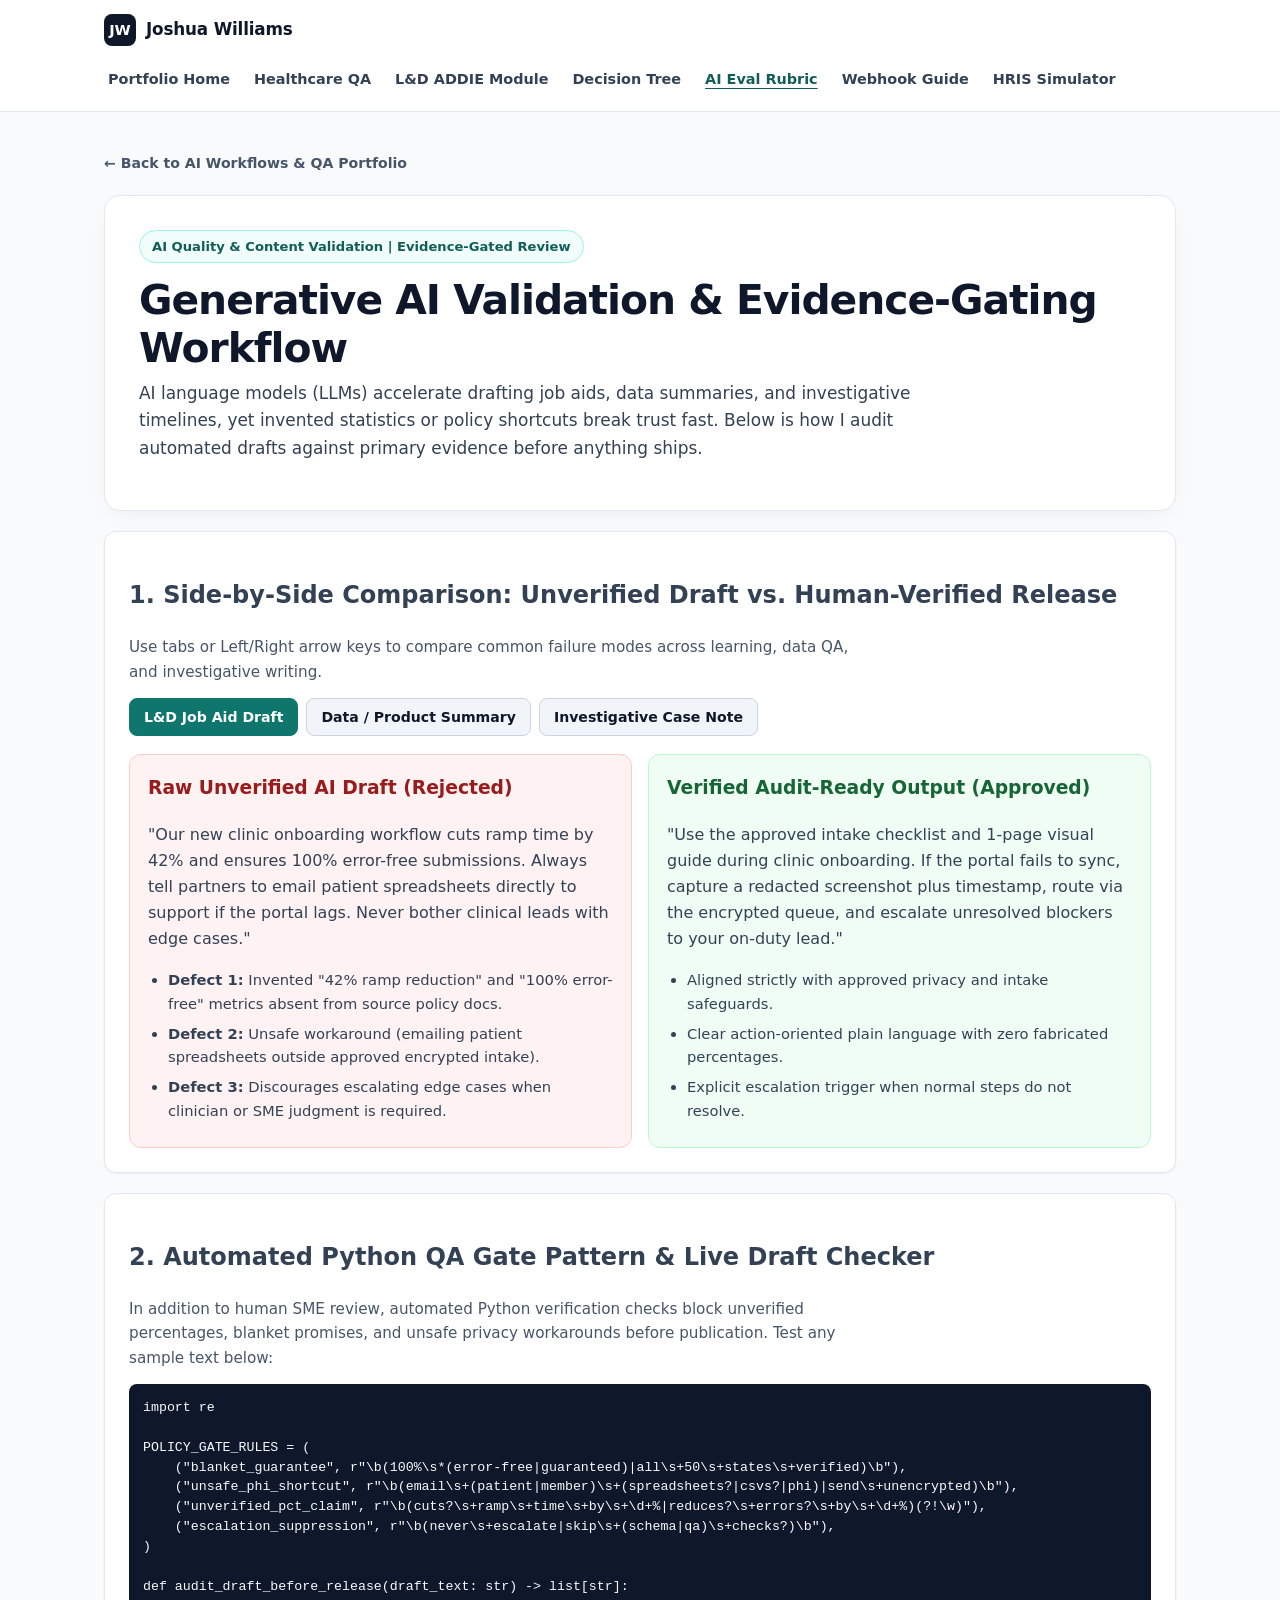
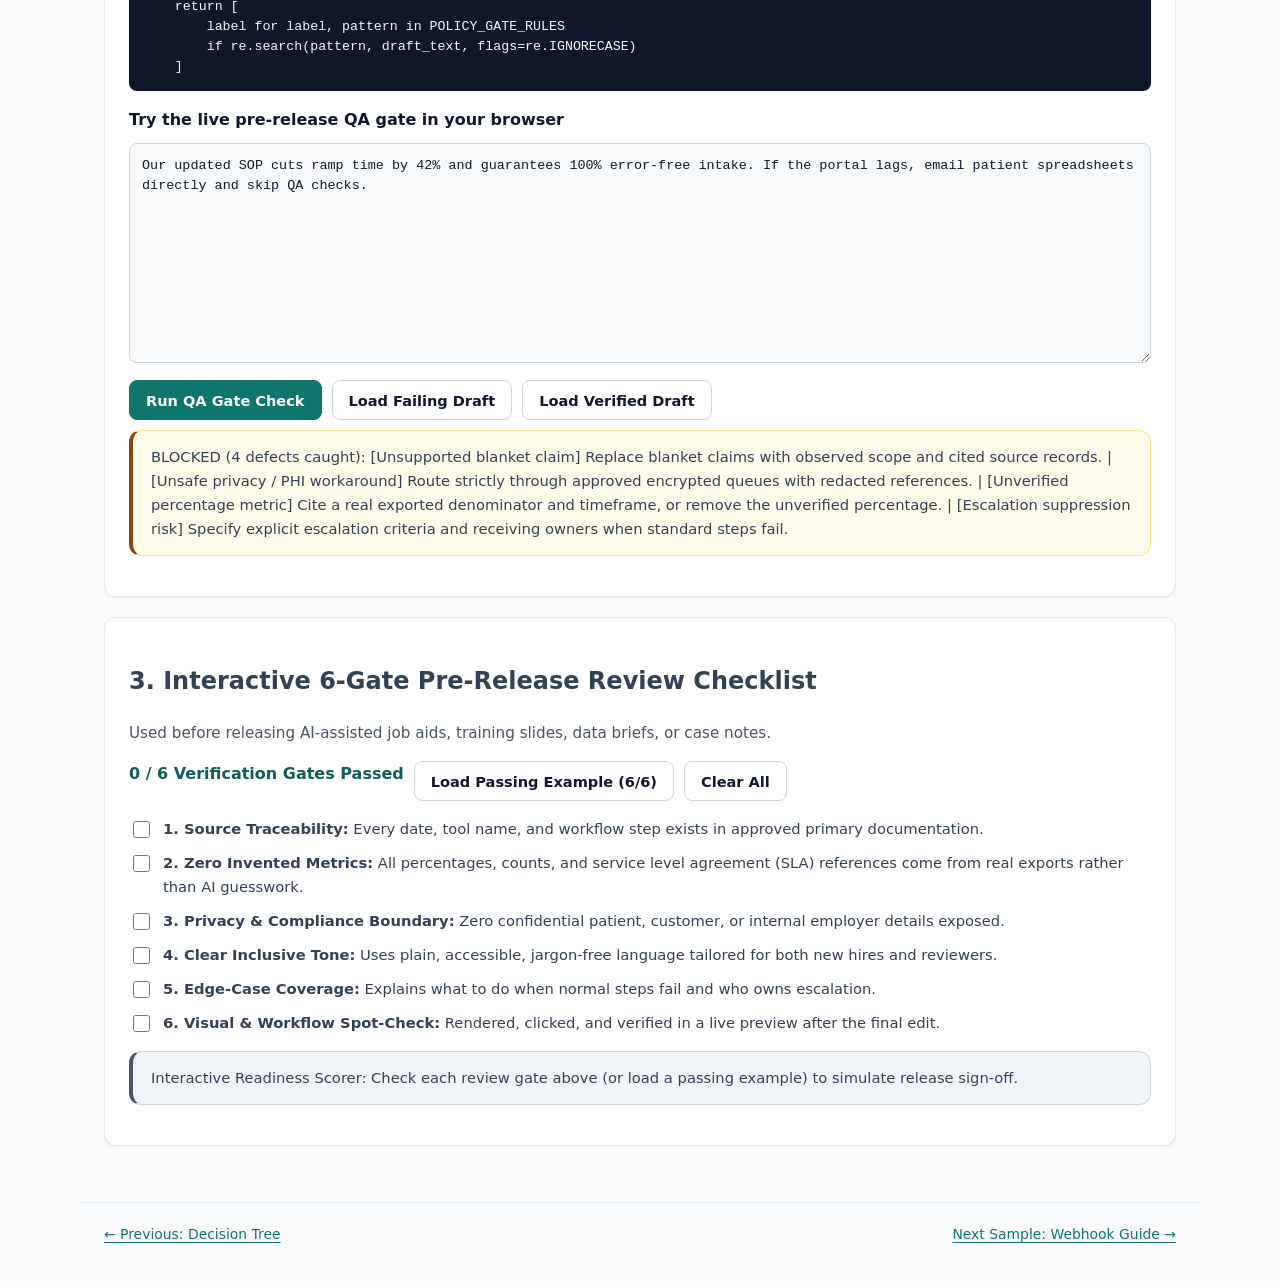
<file: samples/ai-verification-rubric.html>
<!DOCTYPE html>
<html lang="en">
<head>
  <meta charset="utf-8">
  <meta name="viewport" content="width=device-width, initial-scale=1">
  <title>AI Content Validation &amp; Evidence-Gating Rubric | Joshua Williams Portfolio</title>
  <meta name="description" content="Side-by-side comparison showing how generative AI drafts from language models are verified for unsupported metrics, privacy boundaries, plain language, and Python schema checks.">
  <link rel="canonical" href="https://coding-dev-tools.github.io/portfolio/samples/ai-verification-rubric.html">
  <link rel="icon" type="image/svg+xml" href="../favicon.svg">
  <meta property="og:type" content="article">
  <meta property="og:site_name" content="Joshua Williams Portfolio">
  <meta property="og:title" content="AI Content Validation &amp; Evidence-Gating Rubric | Joshua Williams Portfolio">
  <meta property="og:description" content="Side-by-side draft diffs, interactive 6-gate release checklist, and Python verification pattern.">
  <meta property="og:url" content="https://coding-dev-tools.github.io/portfolio/samples/ai-verification-rubric.html">
  <meta property="og:image" content="https://coding-dev-tools.github.io/portfolio/assets/og-card.png">
  <meta property="og:image:width" content="1200">
  <meta property="og:image:height" content="630">
  <meta property="og:image:alt" content="Joshua Williams Healthcare Operations, Enablement and Technical Support Portfolio">
  <meta name="twitter:card" content="summary_large_image">
  <meta name="twitter:image" content="https://coding-dev-tools.github.io/portfolio/assets/og-card.png">
  <link rel="stylesheet" href="../styles.css">
</head>
<body>
  <a class="skip-link" href="#main-content">Skip to main content</a>

  <header class="topbar">
    <div class="topbar-inner">
      <a class="brand" href="../index.html">
        <span class="brand-mark" aria-hidden="true">JW</span>
        <span>Joshua Williams</span>
      </a>
      <nav class="nav-links" aria-label="Sample navigation">
        <a href="../index.html">Portfolio Home</a>
        <a href="./healthcare-escalation-qa.html">Healthcare QA</a>
        <a href="./onboarding-vilt-module.html">L&amp;D ADDIE Module</a>
        <a href="./escalation-decision-tree.html">Decision Tree</a>
        <a href="./ai-verification-rubric.html" aria-current="page">AI Eval Rubric</a>
        <a href="./webhook-troubleshooting-job-aid.html">Webhook Guide</a>
        <a href="../demos/hris-identity/index.html">HRIS Simulator</a>
      </nav>
    </div>
  </header>

  <main class="container" id="main-content" tabindex="-1">
    <a class="breadcrumb" href="../index.html?focus=data">&larr; Back to AI Workflows &amp; QA Portfolio</a>

    <section class="hero" aria-labelledby="rubric-hero-title">
      <span class="eyebrow">AI Quality &amp; Content Validation | Evidence-Gated Review</span>
      <h1 id="rubric-hero-title">Generative AI Validation &amp; Evidence-Gating Workflow</h1>
      <p class="hero-subtitle">
        AI language models (LLMs) accelerate drafting job aids, data summaries, and investigative timelines, yet invented statistics or policy shortcuts break trust fast. Below is how I audit automated drafts against primary evidence before anything ships.
      </p>
    </section>

    <section class="panel" aria-labelledby="diff-heading">
      <h2 id="diff-heading">1. Side-by-Side Comparison: Unverified Draft vs. Human-Verified Release</h2>
      <p class="section-lead">Use tabs or Left/Right arrow keys to compare common failure modes across learning, data QA, and investigative writing.</p>

      <div class="tab-strip" role="tablist" data-tablist aria-label="AI Validation Scenarios">
        <button id="tab-case-ld" class="tab-btn" type="button" role="tab" aria-selected="true" aria-controls="case-ld" tabindex="0">L&amp;D Job Aid Draft</button>
        <button id="tab-case-data" class="tab-btn" type="button" role="tab" aria-selected="false" aria-controls="case-data" tabindex="-1">Data / Product Summary</button>
        <button id="tab-case-inv" class="tab-btn" type="button" role="tab" aria-selected="false" aria-controls="case-inv" tabindex="-1">Investigative Case Note</button>
      </div>

      <div id="case-ld" role="tabpanel" aria-labelledby="tab-case-ld" tabindex="0">
        <div class="diff-grid">
          <div class="diff-box bad">
            <h3 class="text-danger mt-0">Raw Unverified AI Draft (Rejected)</h3>
            <p>
              "Our new clinic onboarding workflow cuts ramp time by 42% and ensures 100% error-free submissions. Always tell partners to email patient spreadsheets directly to support if the portal lags. Never bother clinical leads with edge cases."
            </p>
            <ul class="role-list">
              <li><strong>Defect 1:</strong> Invented "42% ramp reduction" and "100% error-free" metrics absent from source policy docs.</li>
              <li><strong>Defect 2:</strong> Unsafe workaround (emailing patient spreadsheets outside approved encrypted intake).</li>
              <li><strong>Defect 3:</strong> Discourages escalating edge cases when clinician or SME judgment is required.</li>
            </ul>
          </div>
          <div class="diff-box good">
            <h3 class="text-ok mt-0">Verified Audit-Ready Output (Approved)</h3>
            <p>
              "Use the approved intake checklist and 1-page visual guide during clinic onboarding. If the portal fails to sync, capture a redacted screenshot plus timestamp, route via the encrypted queue, and escalate unresolved blockers to your on-duty lead."
            </p>
            <ul class="role-list">
              <li>Aligned strictly with approved privacy and intake safeguards.</li>
              <li>Clear action-oriented plain language with zero fabricated percentages.</li>
              <li>Explicit escalation trigger when normal steps do not resolve.</li>
            </ul>
          </div>
        </div>
      </div>

      <div id="case-data" role="tabpanel" aria-labelledby="tab-case-data" tabindex="0" hidden>
        <div class="diff-grid">
          <div class="diff-box bad">
            <h3 class="text-danger mt-0">Raw Unverified AI Draft (Rejected)</h3>
            <p>
              "Dataset A is completely clean across all states and ready for customer rollout today. Only 2 records failed parsing, so we can skip schema checks."
            </p>
            <ul class="role-list">
              <li>Skipped denominator check (how many target states actually had valid coverage in the export?).</li>
              <li>Ignored two failed parse rows without testing whether schema drift breaks downstream joins.</li>
            </ul>
          </div>
          <div class="diff-box good">
            <h3 class="text-ok mt-0">Verified Audit-Ready Output (Approved)</h3>
            <p>
              "Evaluated 480 ingested rows against required schema fields. Two records failed ISO date parsing in source feed X and remain quarantined with reproduction details attached. Hold rollout until vendor confirms the corrected date export."
            </p>
            <ul class="role-list">
              <li>Explicit observed sample count (<code>480 rows</code>) tied to real script output.</li>
              <li>Isolated root cause cleanly before customer visibility.</li>
            </ul>
          </div>
        </div>
      </div>

      <div id="case-inv" role="tabpanel" aria-labelledby="tab-case-inv" tabindex="0" hidden>
        <div class="diff-grid">
          <div class="diff-box bad">
            <h3 class="text-danger mt-0">Raw Unverified AI Draft (Rejected)</h3>
            <p>
              "Customer account #882 appears fraudulent based on elevated refund requests. Recommend immediate permanent suspension."
            </p>
            <ul class="role-list">
              <li>Jumped to a harsh action without checking duplicate webhook retries or failed payment settlement logs.</li>
              <li>Lacks supporting evidence timeline for QA or compliance review.</li>
            </ul>
          </div>
          <div class="diff-box good">
            <h3 class="text-ok mt-0">Verified Audit-Ready Output (Approved)</h3>
            <p>
              "Reviewed three refund events on Account #882 (Nov 10 - Nov 12). Stripe payment logs confirm one duplicate client retry from an expired idempotency key rather than separate chargebacks. Customer identity history stays consistent since onboarding; close as false positive and file idempotency bug with Engineering."
            </p>
            <ul class="role-list">
              <li>Separated false alarm from genuine risk using traced payment ledger records.</li>
              <li>Surfaced an actionable technical edge case directly to Product and Engineering.</li>
            </ul>
          </div>
        </div>
      </div>
    </section>

    <section class="panel" aria-labelledby="python-gate-heading">
      <h2 id="python-gate-heading">2. Automated Python QA Gate Pattern &amp; Live Draft Checker</h2>
      <p class="section-lead">In addition to human SME review, automated Python verification checks block unverified percentages, blanket promises, and unsafe privacy workarounds before publication. Test any sample text below:</p>
      <pre>import re

POLICY_GATE_RULES = (
    ("blanket_guarantee", r"\b(100%\s*(error-free|guaranteed)|all\s+50\s+states\s+verified)\b"),
    ("unsafe_phi_shortcut", r"\b(email\s+(patient|member)\s+(spreadsheets?|csvs?|phi)|send\s+unencrypted)\b"),
    ("unverified_pct_claim", r"\b(cuts?\s+ramp\s+time\s+by\s+\d+%|reduces?\s+errors?\s+by\s+\d+%)(?!\w)"),
    ("escalation_suppression", r"\b(never\s+escalate|skip\s+(schema|qa)\s+checks?)\b"),
)

def audit_draft_before_release(draft_text: str) -> list[str]:
    return [
        label for label, pattern in POLICY_GATE_RULES
        if re.search(pattern, draft_text, flags=re.IGNORECASE)
    ]</pre>

      <div class="mt-md">
        <label class="field-label" for="qa-draft-input">Try the live pre-release QA gate in your browser</label>
        <textarea id="qa-draft-input" class="hris-textarea qa-textarea mt-sm" spellcheck="false">Our updated SOP cuts ramp time by 42% and guarantees 100% error-free intake. If the portal lags, email patient spreadsheets directly and skip QA checks.</textarea>
        <div class="hero-actions mt-sm">
          <button id="qa-draft-run" class="btn" type="button">Run QA Gate Check</button>
          <button id="qa-draft-load-fail" class="btn btn-secondary" type="button">Load Failing Draft</button>
          <button id="qa-draft-load-pass" class="btn btn-secondary" type="button">Load Verified Draft</button>
        </div>
        <div id="qa-draft-result" class="callout callout-neutral mt-sm" aria-live="polite"></div>
      </div>
    </section>

    <section class="panel" aria-labelledby="rubric-heading">
      <div class="section-header">
        <div>
          <h2 id="rubric-heading">3. Interactive 6-Gate Pre-Release Review Checklist</h2>
          <p class="section-lead">Used before releasing AI-assisted job aids, training slides, data briefs, or case notes.</p>
        </div>
        <div class="hero-actions mt-0">
          <strong id="rubric-score" class="text-teal" aria-live="polite">0 / 6 Verification Gates Passed</strong>
          <button id="rubric-preset" class="btn btn-secondary" type="button">Load Passing Example (6/6)</button>
          <button id="rubric-clear" class="btn btn-secondary" type="button">Clear All</button>
        </div>
      </div>

      <div class="check-list mt-sm">
        <label class="check-item"><input type="checkbox" data-rubric-check> <span><strong>1. Source Traceability:</strong> Every date, tool name, and workflow step exists in approved primary documentation.</span></label>
        <label class="check-item"><input type="checkbox" data-rubric-check> <span><strong>2. Zero Invented Metrics:</strong> All percentages, counts, and service level agreement (SLA) references come from real exports rather than AI guesswork.</span></label>
        <label class="check-item"><input type="checkbox" data-rubric-check> <span><strong>3. Privacy &amp; Compliance Boundary:</strong> Zero confidential patient, customer, or internal employer details exposed.</span></label>
        <label class="check-item"><input type="checkbox" data-rubric-check> <span><strong>4. Clear Inclusive Tone:</strong> Uses plain, accessible, jargon-free language tailored for both new hires and reviewers.</span></label>
        <label class="check-item"><input type="checkbox" data-rubric-check> <span><strong>5. Edge-Case Coverage:</strong> Explains what to do when normal steps fail and who owns escalation.</span></label>
        <label class="check-item"><input type="checkbox" data-rubric-check> <span><strong>6. Visual &amp; Workflow Spot-Check:</strong> Rendered, clicked, and verified in a live preview after the final edit.</span></label>
      </div>

      <div id="rubric-note" class="callout callout-neutral" aria-live="polite"></div>
    </section>
  </main>

  <footer class="footer">
    <span><a href="./escalation-decision-tree.html">&larr; Previous: Decision Tree</a></span>
    <span><a href="./webhook-troubleshooting-job-aid.html">Next Sample: Webhook Guide &rarr;</a></span>
  </footer>

  <script src="./samples.js"></script>
</body>
</html>
</file>
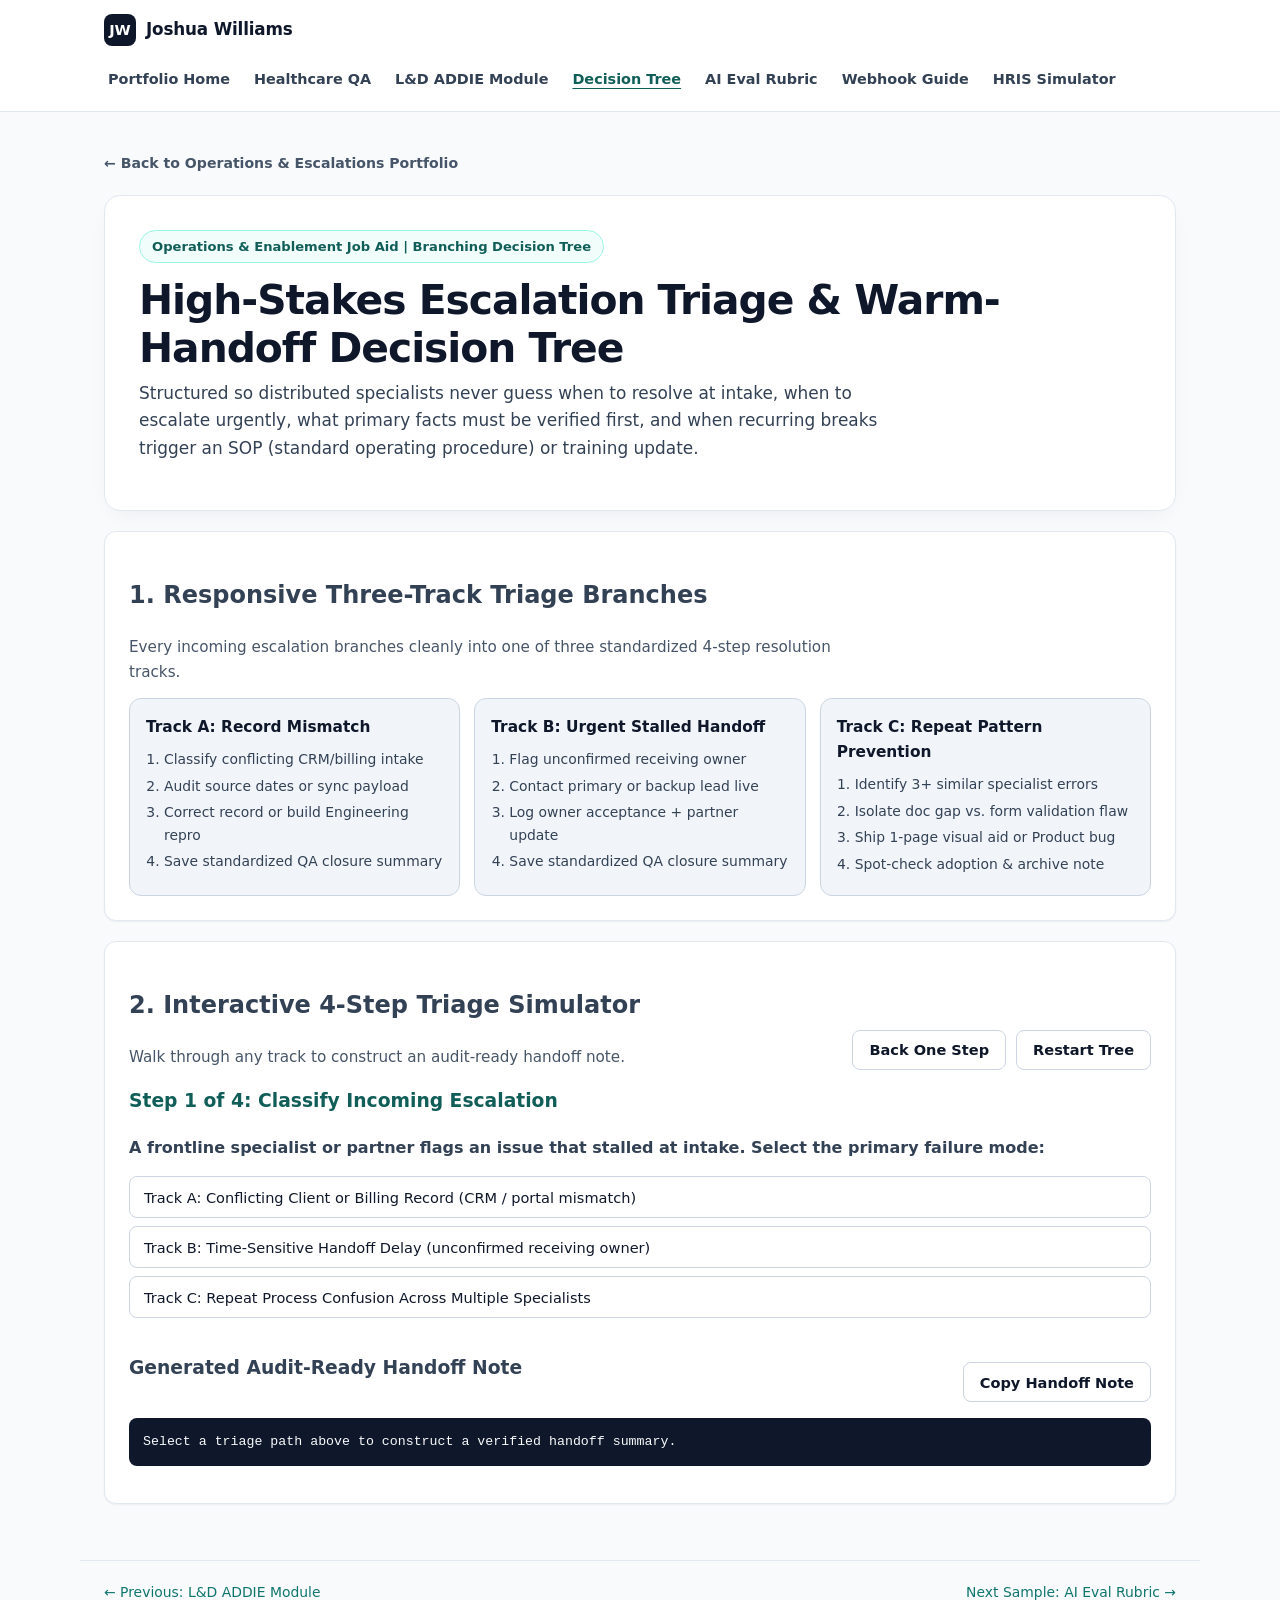
<file: samples/escalation-decision-tree.html>
<!DOCTYPE html>
<html lang="en">
<head>
  <meta charset="utf-8">
  <meta name="viewport" content="width=device-width, initial-scale=1">
  <title>Escalation Triage Decision Tree | Joshua Williams Portfolio</title>
  <meta name="description" content="Interactive 4-step branching job aid and escalation decision tree for source-record verification, confirmed warm handoffs, and SOP improvement loops.">
  <link rel="canonical" href="https://coding-dev-tools.github.io/portfolio/samples/escalation-decision-tree.html">
  <link rel="icon" type="image/svg+xml" href="../favicon.svg">
  <meta property="og:type" content="article">
  <meta property="og:site_name" content="Joshua Williams Portfolio">
  <meta property="og:title" content="Escalation Triage Decision Tree | Joshua Williams Portfolio">
  <meta property="og:description" content="Interactive 4-step branching triage workflow generating audit-ready escalation handoff notes.">
  <meta property="og:url" content="https://coding-dev-tools.github.io/portfolio/samples/escalation-decision-tree.html">
  <meta property="og:image" content="https://coding-dev-tools.github.io/portfolio/assets/og-card.png">
  <meta property="og:image:width" content="1200">
  <meta property="og:image:height" content="630">
  <meta property="og:image:alt" content="Joshua Williams Healthcare Operations, Enablement and Technical Support Portfolio">
  <meta name="twitter:card" content="summary_large_image">
  <meta name="twitter:image" content="https://coding-dev-tools.github.io/portfolio/assets/og-card.png">
  <link rel="stylesheet" href="../styles.css">
</head>
<body>
  <a class="skip-link" href="#main-content">Skip to main content</a>

  <header class="topbar">
    <div class="topbar-inner">
      <a class="brand" href="../index.html">
        <span class="brand-mark" aria-hidden="true">JW</span>
        <span>Joshua Williams</span>
      </a>
      <nav class="nav-links" aria-label="Sample navigation">
        <a href="../index.html">Portfolio Home</a>
        <a href="./healthcare-escalation-qa.html">Healthcare QA</a>
        <a href="./onboarding-vilt-module.html">L&amp;D ADDIE Module</a>
        <a href="./escalation-decision-tree.html" aria-current="page">Decision Tree</a>
        <a href="./ai-verification-rubric.html">AI Eval Rubric</a>
        <a href="./webhook-troubleshooting-job-aid.html">Webhook Guide</a>
        <a href="../demos/hris-identity/index.html">HRIS Simulator</a>
      </nav>
    </div>
  </header>

  <main class="container" id="main-content" tabindex="-1">
    <a class="breadcrumb" href="../index.html?focus=ops">&larr; Back to Operations &amp; Escalations Portfolio</a>

    <section class="hero" aria-labelledby="tree-hero-title">
      <span class="eyebrow">Operations &amp; Enablement Job Aid | Branching Decision Tree</span>
      <h1 id="tree-hero-title">High-Stakes Escalation Triage &amp; Warm-Handoff Decision Tree</h1>
      <p class="hero-subtitle">
        Structured so distributed specialists never guess when to resolve at intake, when to escalate urgently, what primary facts must be verified first, and when recurring breaks trigger an SOP (standard operating procedure) or training update.
      </p>
    </section>

    <section class="panel" aria-labelledby="visual-flow-heading">
      <h2 id="visual-flow-heading">1. Responsive Three-Track Triage Branches</h2>
      <p class="section-lead">Every incoming escalation branches cleanly into one of three standardized 4-step resolution tracks.</p>

      <div class="flow-tracks">
        <div class="flow-card">
          <h3>Track A: Record Mismatch</h3>
          <ol class="flow-steps">
            <li>Classify conflicting CRM/billing intake</li>
            <li>Audit source dates or sync payload</li>
            <li>Correct record or build Engineering repro</li>
            <li>Save standardized QA closure summary</li>
          </ol>
        </div>

        <div class="flow-card">
          <h3>Track B: Urgent Stalled Handoff</h3>
          <ol class="flow-steps">
            <li>Flag unconfirmed receiving owner</li>
            <li>Contact primary or backup lead live</li>
            <li>Log owner acceptance + partner update</li>
            <li>Save standardized QA closure summary</li>
          </ol>
        </div>

        <div class="flow-card">
          <h3>Track C: Repeat Pattern Prevention</h3>
          <ol class="flow-steps">
            <li>Identify 3+ similar specialist errors</li>
            <li>Isolate doc gap vs. form validation flaw</li>
            <li>Ship 1-page visual aid or Product bug</li>
            <li>Spot-check adoption &amp; archive note</li>
          </ol>
        </div>
      </div>
    </section>

    <section class="panel" id="decision-tree-app" aria-labelledby="walker-heading">
      <div class="section-header">
        <div>
          <h2 id="walker-heading">2. Interactive 4-Step Triage Simulator</h2>
          <p class="section-lead">Walk through any track to construct an audit-ready handoff note.</p>
        </div>
        <div class="hero-actions mt-0">
          <button id="tree-back" class="btn btn-secondary" type="button" disabled>Back One Step</button>
          <button id="tree-reset" class="btn btn-secondary" type="button">Restart Tree</button>
        </div>
      </div>

      <h3 id="tree-step" class="text-teal mt-md" tabindex="-1" aria-live="polite">Step 1 of 4</h3>
      <p id="tree-prompt" class="fw-600" aria-live="polite"></p>
      <div id="tree-choices"></div>

      <div class="section-header mt-md">
        <h3>Generated Audit-Ready Handoff Note</h3>
        <button id="tree-copy" class="btn btn-secondary" type="button">Copy Handoff Note</button>
      </div>
      <pre id="tree-summary" aria-live="polite">Select a triage path above to construct a verified handoff summary.</pre>
      <p id="tree-copy-status" class="meta-note mt-sm" aria-live="polite"></p>
    </section>
  </main>

  <footer class="footer">
    <span><a href="./onboarding-vilt-module.html">&larr; Previous: L&amp;D ADDIE Module</a></span>
    <span><a href="./ai-verification-rubric.html">Next Sample: AI Eval Rubric &rarr;</a></span>
  </footer>

  <script src="./samples.js"></script>
</body>
</html>
</file>
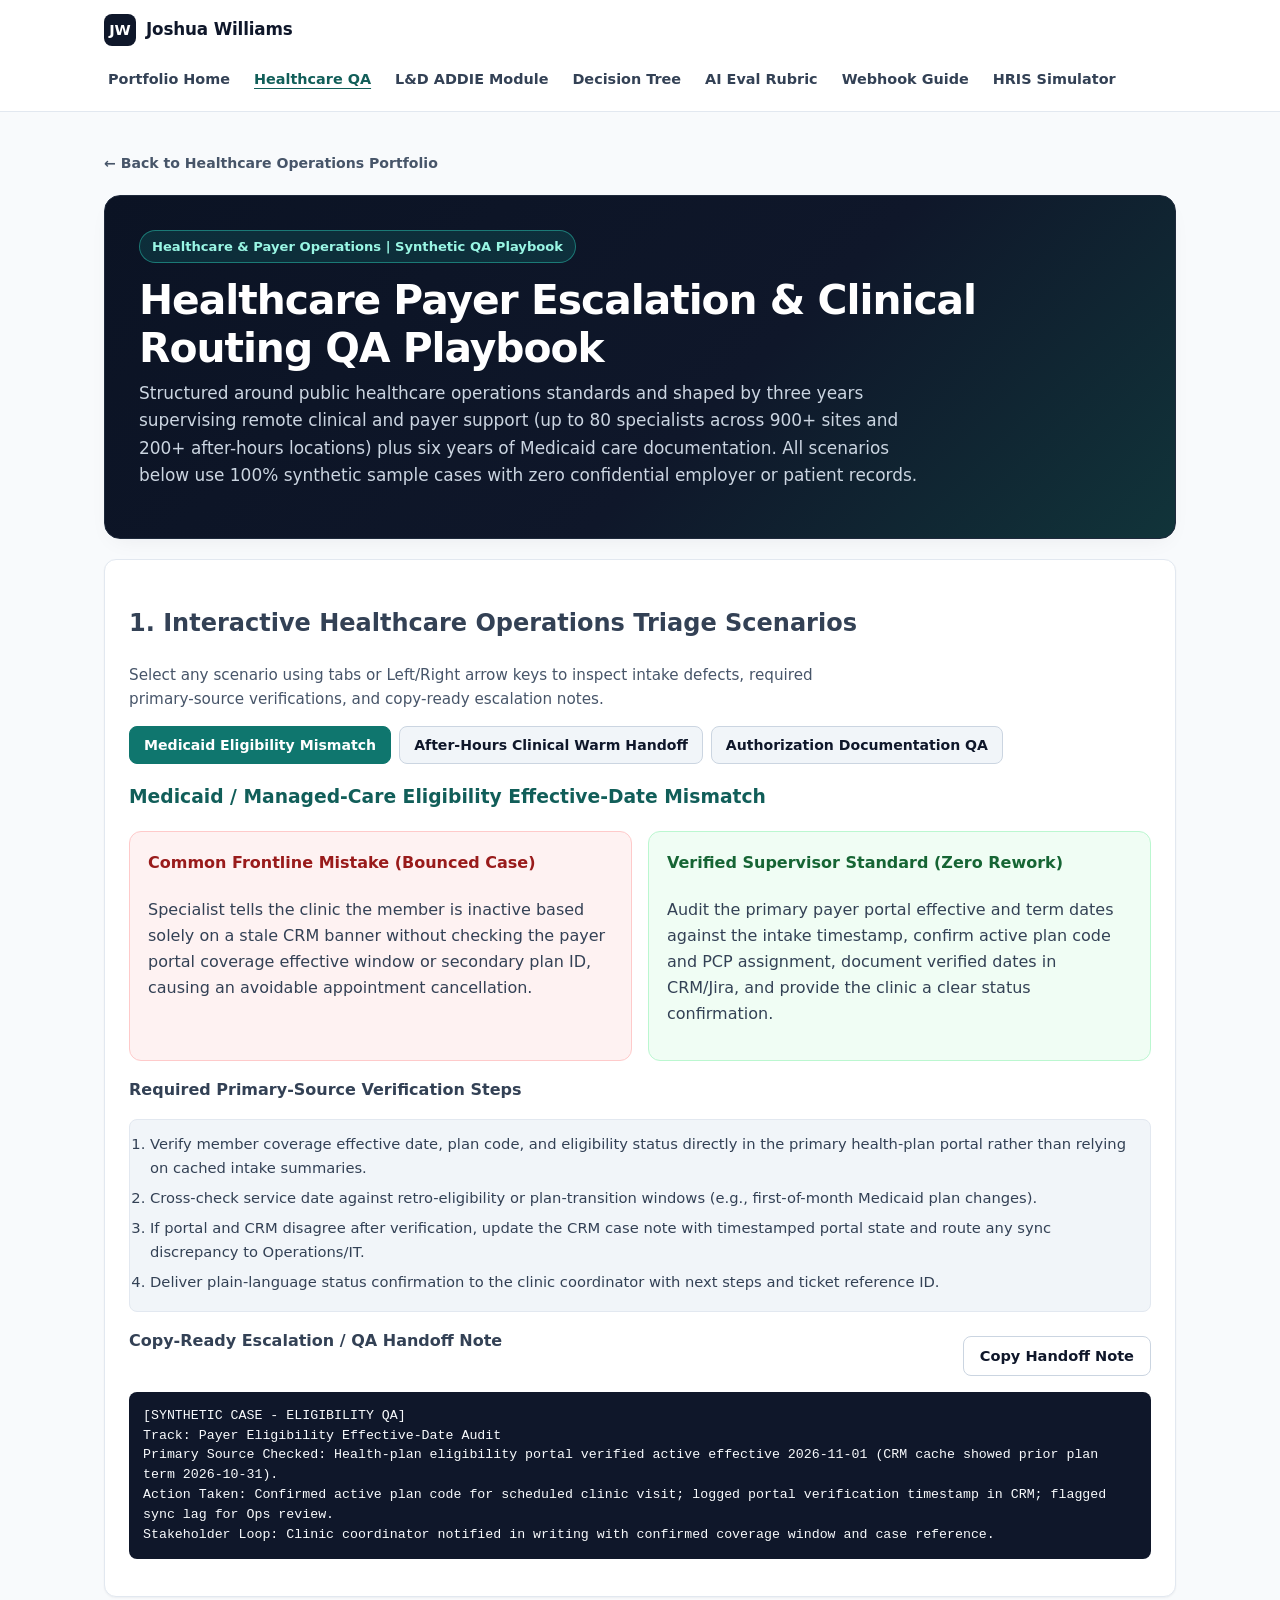
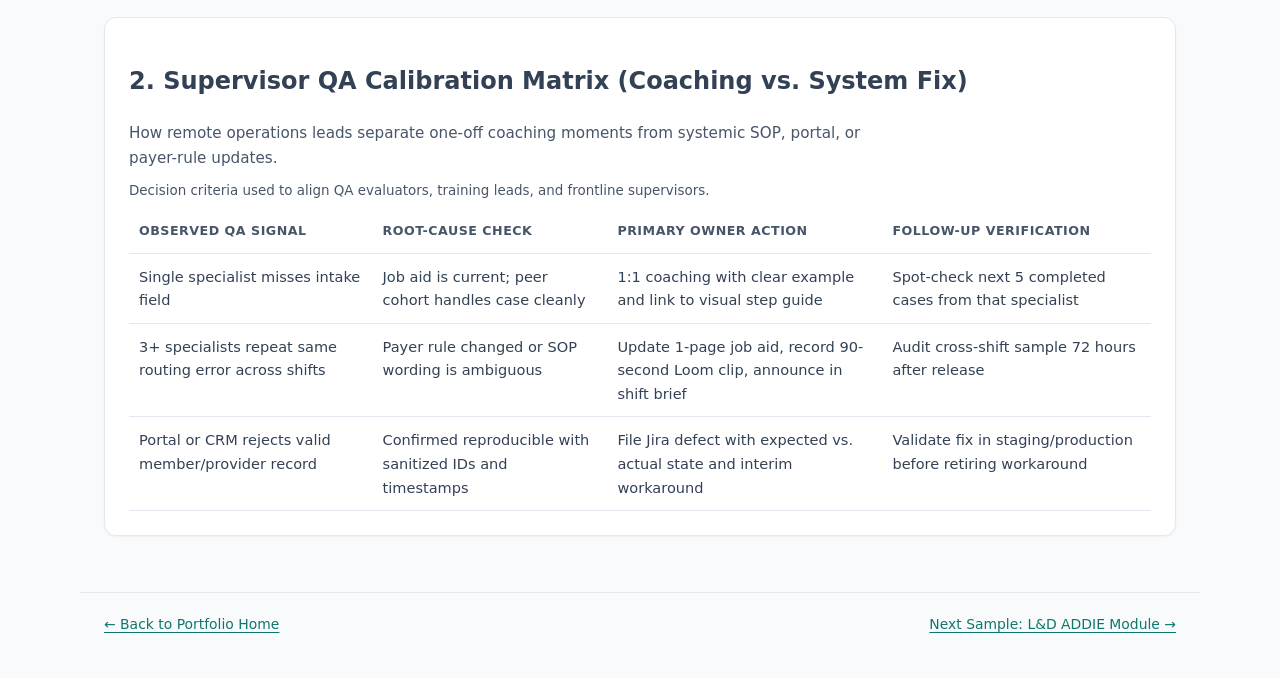
<file: samples/healthcare-escalation-qa.html>
<!DOCTYPE html>
<html lang="en">
<head>
  <meta charset="utf-8">
  <meta name="viewport" content="width=device-width, initial-scale=1">
  <title>Healthcare &amp; Payer Operations QA Playbook | Joshua Williams Portfolio</title>
  <meta name="description" content="Synthetic healthcare operations and payer escalation QA playbook covering Medicaid eligibility mismatches, after-hours clinical warm handoffs, and authorization documentation audits.">
  <link rel="canonical" href="https://coding-dev-tools.github.io/portfolio/samples/healthcare-escalation-qa.html">
  <link rel="icon" type="image/svg+xml" href="../favicon.svg">
  <meta property="og:type" content="article">
  <meta property="og:site_name" content="Joshua Williams Portfolio">
  <meta property="og:title" content="Healthcare &amp; Payer Operations QA Playbook | Joshua Williams Portfolio">
  <meta property="og:description" content="Interactive healthcare escalation QA simulator for eligibility checks, after-hours clinical routing, and documentation compliance.">
  <meta property="og:url" content="https://coding-dev-tools.github.io/portfolio/samples/healthcare-escalation-qa.html">
  <meta property="og:image" content="https://coding-dev-tools.github.io/portfolio/assets/og-card.png">
  <meta property="og:image:width" content="1200">
  <meta property="og:image:height" content="630">
  <meta property="og:image:alt" content="Joshua Williams Healthcare Operations, Enablement and Technical Support Portfolio">
  <meta name="twitter:card" content="summary_large_image">
  <meta name="twitter:image" content="https://coding-dev-tools.github.io/portfolio/assets/og-card.png">
  <link rel="stylesheet" href="../styles.css">
</head>
<body>
  <a class="skip-link" href="#main-content">Skip to main content</a>

  <header class="topbar">
    <div class="topbar-inner">
      <a class="brand" href="../index.html">
        <span class="brand-mark" aria-hidden="true">JW</span>
        <span>Joshua Williams</span>
      </a>
      <nav class="nav-links" aria-label="Sample navigation">
        <a href="../index.html">Portfolio Home</a>
        <a href="./healthcare-escalation-qa.html" aria-current="page">Healthcare QA</a>
        <a href="./onboarding-vilt-module.html">L&amp;D ADDIE Module</a>
        <a href="./escalation-decision-tree.html">Decision Tree</a>
        <a href="./ai-verification-rubric.html">AI Eval Rubric</a>
        <a href="./webhook-troubleshooting-job-aid.html">Webhook Guide</a>
        <a href="../demos/hris-identity/index.html">HRIS Simulator</a>
      </nav>
    </div>
  </header>

  <main class="container" id="main-content" tabindex="-1">
    <a class="breadcrumb" href="../index.html?focus=healthcare">&larr; Back to Healthcare Operations Portfolio</a>

    <section class="hero hero-dark" aria-labelledby="hc-hero-title">
      <span class="eyebrow">Healthcare &amp; Payer Operations | Synthetic QA Playbook</span>
      <h1 id="hc-hero-title">Healthcare Payer Escalation &amp; Clinical Routing QA Playbook</h1>
      <p class="hero-subtitle">
        Structured around public healthcare operations standards and shaped by three years supervising remote clinical and payer support (up to 80 specialists across 900+ sites and 200+ after-hours locations) plus six years of Medicaid care documentation. All scenarios below use 100% synthetic sample cases with zero confidential employer or patient records.
      </p>
    </section>

    <section class="panel" aria-labelledby="hc-sim-heading">
      <h2 id="hc-sim-heading">1. Interactive Healthcare Operations Triage Scenarios</h2>
      <p class="section-lead">Select any scenario using tabs or Left/Right arrow keys to inspect intake defects, required primary-source verifications, and copy-ready escalation notes.</p>

      <div id="hc-tablist" class="tab-strip" role="tablist" data-tablist aria-label="Healthcare Operations QA Scenarios">
        <button id="tab-hc-elig" class="tab-btn" type="button" role="tab" data-hc-case="eligibility_date" aria-controls="hc-panel" aria-selected="true" tabindex="0">Medicaid Eligibility Mismatch</button>
        <button id="tab-hc-afterhours" class="tab-btn" type="button" role="tab" data-hc-case="afterhours_handoff" aria-controls="hc-panel" aria-selected="false" tabindex="-1">After-Hours Clinical Warm Handoff</button>
        <button id="tab-hc-auth" class="tab-btn" type="button" role="tab" data-hc-case="auth_audit" aria-controls="hc-panel" aria-selected="false" tabindex="-1">Authorization Documentation QA</button>
      </div>

      <div id="hc-panel" role="tabpanel" aria-labelledby="tab-hc-elig" tabindex="0">
        <h3 id="hc-title" class="text-teal mt-sm">Scenario</h3>
        <div class="diff-grid mt-sm">
          <div class="diff-box bad">
            <h4 class="text-danger mt-0">Common Frontline Mistake (Bounced Case)</h4>
            <p id="hc-mistake"></p>
          </div>
          <div class="diff-box good">
            <h4 class="text-ok mt-0">Verified Supervisor Standard (Zero Rework)</h4>
            <p id="hc-standard"></p>
          </div>
        </div>

        <p class="fw-600 mt-md">Required Primary-Source Verification Steps</p>
        <ol id="hc-steps" class="resolution-steps"></ol>

        <div class="section-header mt-md">
          <h4 class="mt-0">Copy-Ready Escalation / QA Handoff Note</h4>
          <button id="hc-copy-note" class="btn btn-secondary" type="button">Copy Handoff Note</button>
        </div>
        <pre id="hc-note"></pre>
        <p id="hc-copy-status" class="meta-note mt-sm" aria-live="polite"></p>
      </div>
    </section>

    <section class="panel" aria-labelledby="hc-cal-heading">
      <h2 id="hc-cal-heading">2. Supervisor QA Calibration Matrix (Coaching vs. System Fix)</h2>
      <p class="section-lead">How remote operations leads separate one-off coaching moments from systemic SOP, portal, or payer-rule updates.</p>
      <div class="table-wrap mt-sm" tabindex="0" role="region" aria-label="Healthcare QA calibration framework">
        <table class="stack-table">
          <caption>Decision criteria used to align QA evaluators, training leads, and frontline supervisors.</caption>
          <thead>
            <tr>
              <th scope="col">Observed QA Signal</th>
              <th scope="col">Root-Cause Check</th>
              <th scope="col">Primary Owner Action</th>
              <th scope="col">Follow-Up Verification</th>
            </tr>
          </thead>
          <tbody>
            <tr>
              <td data-label="Observed QA Signal">Single specialist misses intake field</td>
              <td data-label="Root-Cause Check">Job aid is current; peer cohort handles case cleanly</td>
              <td data-label="Primary Owner Action">1:1 coaching with clear example and link to visual step guide</td>
              <td data-label="Follow-Up Verification">Spot-check next 5 completed cases from that specialist</td>
            </tr>
            <tr>
              <td data-label="Observed QA Signal">3+ specialists repeat same routing error across shifts</td>
              <td data-label="Root-Cause Check">Payer rule changed or SOP wording is ambiguous</td>
              <td data-label="Primary Owner Action">Update 1-page job aid, record 90-second Loom clip, announce in shift brief</td>
              <td data-label="Follow-Up Verification">Audit cross-shift sample 72 hours after release</td>
            </tr>
            <tr>
              <td data-label="Observed QA Signal">Portal or CRM rejects valid member/provider record</td>
              <td data-label="Root-Cause Check">Confirmed reproducible with sanitized IDs and timestamps</td>
              <td data-label="Primary Owner Action">File Jira defect with expected vs. actual state and interim workaround</td>
              <td data-label="Follow-Up Verification">Validate fix in staging/production before retiring workaround</td>
            </tr>
          </tbody>
        </table>
      </div>
    </section>
  </main>

  <footer class="footer">
    <span><a href="../index.html?focus=healthcare">&larr; Back to Portfolio Home</a></span>
    <span><a href="./onboarding-vilt-module.html">Next Sample: L&amp;D ADDIE Module &rarr;</a></span>
  </footer>

  <script src="./samples.js"></script>
</body>
</html>
</file>
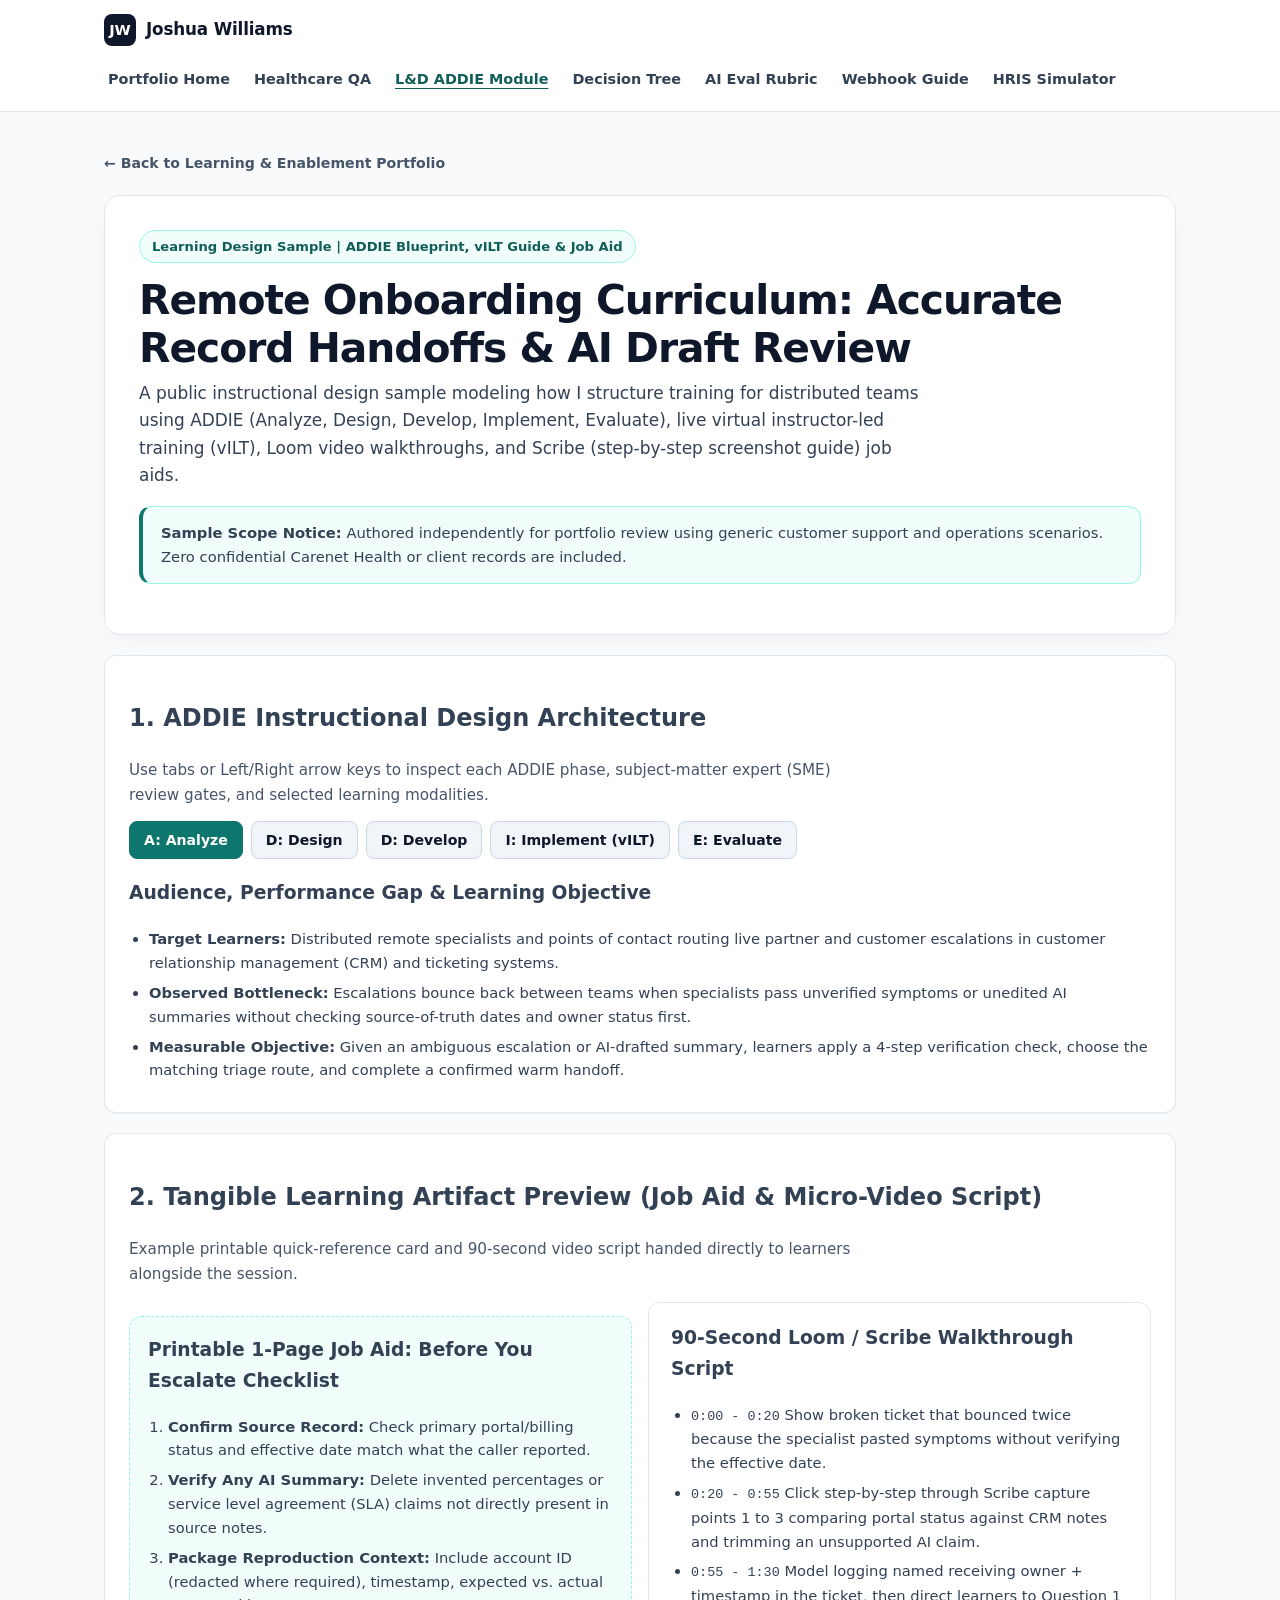
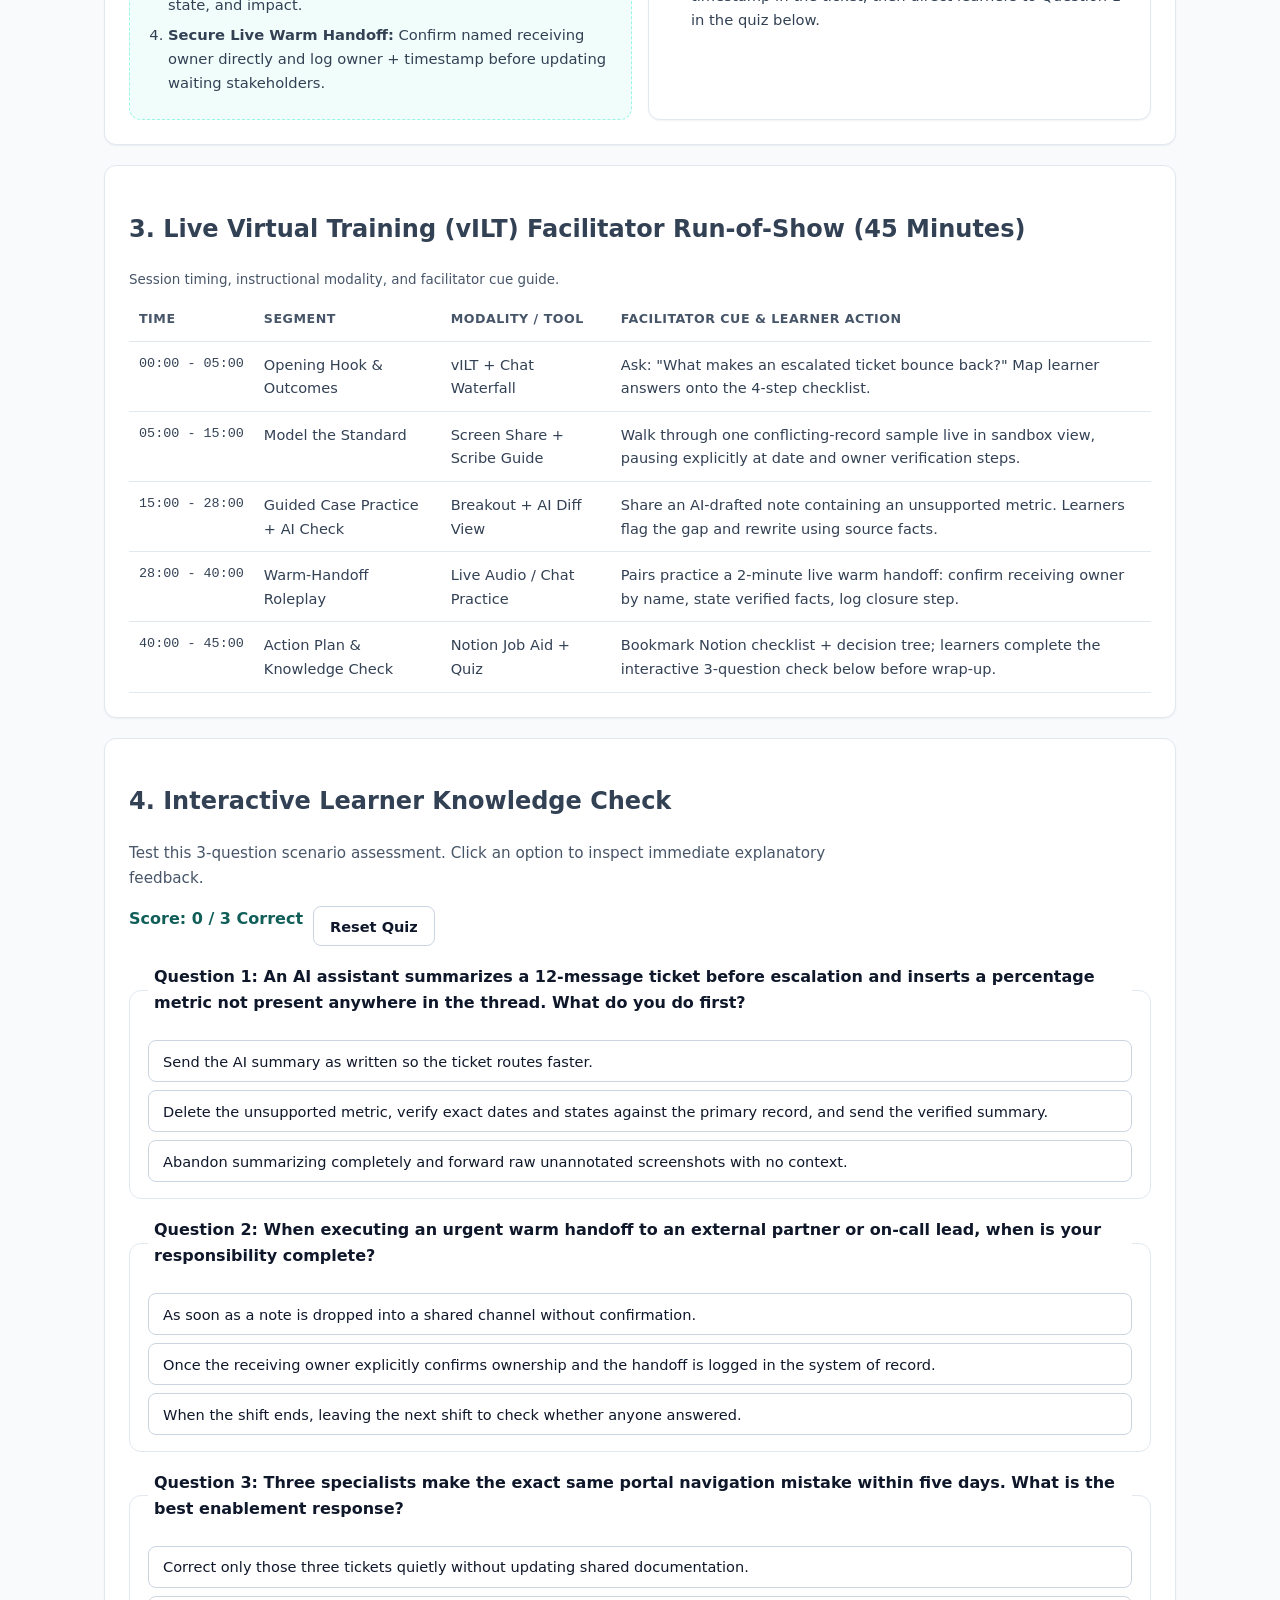
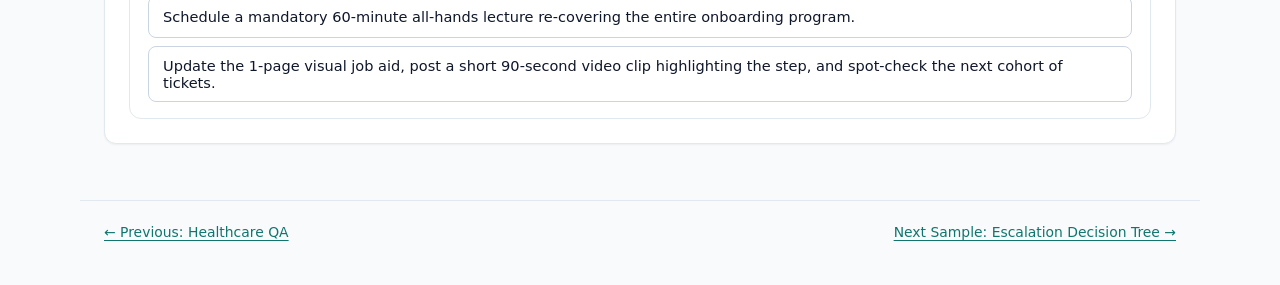
<file: samples/onboarding-vilt-module.html>
<!DOCTYPE html>
<html lang="en">
<head>
  <meta charset="utf-8">
  <meta name="viewport" content="width=device-width, initial-scale=1">
  <title>Remote Onboarding Curriculum &amp; Facilitator Kit | Joshua Williams Portfolio</title>
  <meta name="description" content="Sample instructional design blueprint following ADDIE (Analyze, Design, Develop, Implement, Evaluate), a 45-minute live virtual training (vILT) run-of-show, 1-page visual job aid, and 3-question interactive quiz.">
  <link rel="canonical" href="https://coding-dev-tools.github.io/portfolio/samples/onboarding-vilt-module.html">
  <link rel="icon" type="image/svg+xml" href="../favicon.svg">
  <meta property="og:type" content="article">
  <meta property="og:site_name" content="Joshua Williams Portfolio">
  <meta property="og:title" content="Remote Onboarding Curriculum &amp; Facilitator Kit | Joshua Williams Portfolio">
  <meta property="og:description" content="Instructional design blueprint, 45-minute live virtual training run-of-show, 1-page job aid artifact, and interactive assessment.">
  <meta property="og:url" content="https://coding-dev-tools.github.io/portfolio/samples/onboarding-vilt-module.html">
  <meta property="og:image" content="https://coding-dev-tools.github.io/portfolio/assets/og-card.png">
  <meta property="og:image:width" content="1200">
  <meta property="og:image:height" content="630">
  <meta property="og:image:alt" content="Joshua Williams Healthcare Operations, Enablement and Technical Support Portfolio">
  <meta name="twitter:card" content="summary_large_image">
  <meta name="twitter:image" content="https://coding-dev-tools.github.io/portfolio/assets/og-card.png">
  <link rel="stylesheet" href="../styles.css">
</head>
<body>
  <a class="skip-link" href="#main-content">Skip to main content</a>

  <header class="topbar">
    <div class="topbar-inner">
      <a class="brand" href="../index.html">
        <span class="brand-mark" aria-hidden="true">JW</span>
        <span>Joshua Williams</span>
      </a>
      <nav class="nav-links" aria-label="Sample navigation">
        <a href="../index.html">Portfolio Home</a>
        <a href="./healthcare-escalation-qa.html">Healthcare QA</a>
        <a href="./onboarding-vilt-module.html" aria-current="page">L&amp;D ADDIE Module</a>
        <a href="./escalation-decision-tree.html">Decision Tree</a>
        <a href="./ai-verification-rubric.html">AI Eval Rubric</a>
        <a href="./webhook-troubleshooting-job-aid.html">Webhook Guide</a>
        <a href="../demos/hris-identity/index.html">HRIS Simulator</a>
      </nav>
    </div>
  </header>

  <main class="container" id="main-content" tabindex="-1">
    <a class="breadcrumb" href="../index.html?focus=lnd">&larr; Back to Learning &amp; Enablement Portfolio</a>

    <section class="hero" aria-labelledby="vilt-hero-title">
      <span class="eyebrow">Learning Design Sample | ADDIE Blueprint, vILT Guide &amp; Job Aid</span>
      <h1 id="vilt-hero-title">Remote Onboarding Curriculum: Accurate Record Handoffs &amp; AI Draft Review</h1>
      <p class="hero-subtitle">
        A public instructional design sample modeling how I structure training for distributed teams using ADDIE (Analyze, Design, Develop, Implement, Evaluate), live virtual instructor-led training (vILT), Loom video walkthroughs, and Scribe (step-by-step screenshot guide) job aids.
      </p>
      <div class="callout callout-teal">
        <strong>Sample Scope Notice:</strong> Authored independently for portfolio review using generic customer support and operations scenarios. Zero confidential Carenet Health or client records are included.
      </div>
    </section>

    <section class="panel" aria-labelledby="addie-heading">
      <h2 id="addie-heading">1. ADDIE Instructional Design Architecture</h2>
      <p class="section-lead">Use tabs or Left/Right arrow keys to inspect each ADDIE phase, subject-matter expert (SME) review gates, and selected learning modalities.</p>

      <div class="tab-strip" role="tablist" data-tablist aria-label="ADDIE Instructional Design Phases">
        <button id="tab-addie-a" class="tab-btn" type="button" role="tab" aria-selected="true" aria-controls="addie-a" tabindex="0">A: Analyze</button>
        <button id="tab-addie-d1" class="tab-btn" type="button" role="tab" aria-selected="false" aria-controls="addie-d1" tabindex="-1">D: Design</button>
        <button id="tab-addie-d2" class="tab-btn" type="button" role="tab" aria-selected="false" aria-controls="addie-d2" tabindex="-1">D: Develop</button>
        <button id="tab-addie-i" class="tab-btn" type="button" role="tab" aria-selected="false" aria-controls="addie-i" tabindex="-1">I: Implement (vILT)</button>
        <button id="tab-addie-e" class="tab-btn" type="button" role="tab" aria-selected="false" aria-controls="addie-e" tabindex="-1">E: Evaluate</button>
      </div>

      <div id="addie-a" role="tabpanel" aria-labelledby="tab-addie-a" tabindex="0">
        <h3>Audience, Performance Gap &amp; Learning Objective</h3>
        <ul class="role-list">
          <li><strong>Target Learners:</strong> Distributed remote specialists and points of contact routing live partner and customer escalations in customer relationship management (CRM) and ticketing systems.</li>
          <li><strong>Observed Bottleneck:</strong> Escalations bounce back between teams when specialists pass unverified symptoms or unedited AI summaries without checking source-of-truth dates and owner status first.</li>
          <li><strong>Measurable Objective:</strong> Given an ambiguous escalation or AI-drafted summary, learners apply a 4-step verification check, choose the matching triage route, and complete a confirmed warm handoff.</li>
        </ul>
      </div>

      <div id="addie-d1" role="tabpanel" aria-labelledby="tab-addie-d1" tabindex="0" hidden>
        <h3>Blended Modality Architecture</h3>
        <ul class="role-list">
          <li><strong>Pre-Work (8 min async):</strong> Self-paced 1-page Scribe step-by-step screenshot guide paired with a 90-second Loom video walkthrough so live class focuses on active practice instead of passive lecture.</li>
          <li><strong>Live Virtual Session (45 min vILT):</strong> Guided sandbox navigation, AI-draft critique exercise, and live warm-handoff roleplay with immediate facilitator coaching.</li>
          <li><strong>On-the-Job Reinforcement:</strong> Interactive <a href="./escalation-decision-tree.html">Escalation Triage Decision Tree</a> linked directly inside Notion onboarding templates.</li>
        </ul>
      </div>

      <div id="addie-d2" role="tabpanel" aria-labelledby="tab-addie-d2" tabindex="0" hidden>
        <h3>Content Development &amp; AI Draft Validation</h3>
        <ul class="role-list">
          <li><strong>Drafting Workflow:</strong> Draft alternative practice scenarios and quiz distractors cleanly from SME bullet points using generative AI assistants.</li>
          <li><strong>Human Verification Gate:</strong> Every AI-assisted draft passes a mandatory accuracy, plain-language, inclusivity, and policy check against primary standard operating procedures (SOPs) before release (see <a href="./ai-verification-rubric.html">AI Eval Rubric</a>).</li>
          <li><strong>Accessibility &amp; Clarity:</strong> Captioned video clips, scannable action headers, and non-jargon steps built for quick scanning under time pressure.</li>
        </ul>
      </div>

      <div id="addie-i" role="tabpanel" aria-labelledby="tab-addie-i" tabindex="0" hidden>
        <h3>Distributed Remote Facilitation Plan</h3>
        <ul class="role-list">
          <li><strong>Cohort Format:</strong> Cohorts of 8 to 15 remote participants using structured chat prompts every 5 to 7 minutes to keep engagement balanced across time zones.</li>
          <li><strong>Facilitator Readiness:</strong> Timed cue sheet, screen-share sandbox checklist, plus async Loom + interactive quiz path for learners unable to attend live.</li>
          <li><strong>SME Co-Facilitation:</strong> Operations lead joins the final 10 minutes of pilot sessions to review live edge cases requiring SOP clarification.</li>
        </ul>
      </div>

      <div id="addie-e" role="tabpanel" aria-labelledby="tab-addie-e" tabindex="0" hidden>
        <h3>Four-Level Evaluation Plan</h3>
        <ul class="role-list">
          <li><strong>Reaction (Session Close):</strong> 2-question end-of-workshop check on job-aid clarity and confidence applying the decision tree on live calls.</li>
          <li><strong>Learning Check (Immediate):</strong> Scenario quiz integrated in Section 4 below verifying judgment on unverified AI claims and warm handoffs.</li>
          <li><strong>Behavior &amp; Quality Transfer (Weeks 1 - 2):</strong> Peer and QA spot-checks of live escalation tickets to verify missing intake fields decline and receiving owners are logged consistently.</li>
        </ul>
      </div>
    </section>

    <section class="panel" aria-labelledby="artifact-heading">
      <h2 id="artifact-heading">2. Tangible Learning Artifact Preview (Job Aid &amp; Micro-Video Script)</h2>
      <p class="section-lead">Example printable quick-reference card and 90-second video script handed directly to learners alongside the session.</p>

      <div class="diff-grid mt-md">
        <div class="artifact-sheet">
          <h3 class="mt-0">Printable 1-Page Job Aid: Before You Escalate Checklist</h3>
          <ol class="role-list">
            <li><strong>Confirm Source Record:</strong> Check primary portal/billing status and effective date match what the caller reported.</li>
            <li><strong>Verify Any AI Summary:</strong> Delete invented percentages or service level agreement (SLA) claims not directly present in source notes.</li>
            <li><strong>Package Reproduction Context:</strong> Include account ID (redacted where required), timestamp, expected vs. actual state, and impact.</li>
            <li><strong>Secure Live Warm Handoff:</strong> Confirm named receiving owner directly and log owner + timestamp before updating waiting stakeholders.</li>
          </ol>
        </div>

        <div class="info-panel">
          <h3 class="mt-0">90-Second Loom / Scribe Walkthrough Script</h3>
          <ul class="role-list">
            <li><span class="mono">0:00 - 0:20</span> Show broken ticket that bounced twice because the specialist pasted symptoms without verifying the effective date.</li>
            <li><span class="mono">0:20 - 0:55</span> Click step-by-step through Scribe capture points 1 to 3 comparing portal status against CRM notes and trimming an unsupported AI claim.</li>
            <li><span class="mono">0:55 - 1:30</span> Model logging named receiving owner + timestamp in the ticket, then direct learners to Question 1 in the quiz below.</li>
          </ul>
        </div>
      </div>
    </section>

    <section class="panel" aria-labelledby="vilt-heading">
      <h2 id="vilt-heading">3. Live Virtual Training (vILT) Facilitator Run-of-Show (45 Minutes)</h2>
      <div class="table-wrap mt-sm" tabindex="0" role="region" aria-label="45 minute live virtual training facilitator schedule">
        <table class="stack-table">
          <caption>Session timing, instructional modality, and facilitator cue guide.</caption>
          <thead>
            <tr>
              <th scope="col">Time</th>
              <th scope="col">Segment</th>
              <th scope="col">Modality / Tool</th>
              <th scope="col">Facilitator Cue &amp; Learner Action</th>
            </tr>
          </thead>
          <tbody>
            <tr>
              <td class="mono" data-label="Time">00:00 - 05:00</td>
              <td data-label="Segment">Opening Hook &amp; Outcomes</td>
              <td data-label="Modality / Tool">vILT + Chat Waterfall</td>
              <td data-label="Facilitator Cue">Ask: "What makes an escalated ticket bounce back?" Map learner answers onto the 4-step checklist.</td>
            </tr>
            <tr>
              <td class="mono" data-label="Time">05:00 - 15:00</td>
              <td data-label="Segment">Model the Standard</td>
              <td data-label="Modality / Tool">Screen Share + Scribe Guide</td>
              <td data-label="Facilitator Cue">Walk through one conflicting-record sample live in sandbox view, pausing explicitly at date and owner verification steps.</td>
            </tr>
            <tr>
              <td class="mono" data-label="Time">15:00 - 28:00</td>
              <td data-label="Segment">Guided Case Practice + AI Check</td>
              <td data-label="Modality / Tool">Breakout + AI Diff View</td>
              <td data-label="Facilitator Cue">Share an AI-drafted note containing an unsupported metric. Learners flag the gap and rewrite using source facts.</td>
            </tr>
            <tr>
              <td class="mono" data-label="Time">28:00 - 40:00</td>
              <td data-label="Segment">Warm-Handoff Roleplay</td>
              <td data-label="Modality / Tool">Live Audio / Chat Practice</td>
              <td data-label="Facilitator Cue">Pairs practice a 2-minute live warm handoff: confirm receiving owner by name, state verified facts, log closure step.</td>
            </tr>
            <tr>
              <td class="mono" data-label="Time">40:00 - 45:00</td>
              <td data-label="Segment">Action Plan &amp; Knowledge Check</td>
              <td data-label="Modality / Tool">Notion Job Aid + Quiz</td>
              <td data-label="Facilitator Cue">Bookmark Notion checklist + decision tree; learners complete the interactive 3-question check below before wrap-up.</td>
            </tr>
          </tbody>
        </table>
      </div>
    </section>

    <section class="panel" aria-labelledby="quiz-heading">
      <div class="section-header">
        <div>
          <h2 id="quiz-heading">4. Interactive Learner Knowledge Check</h2>
          <p class="section-lead">Test this 3-question scenario assessment. Click an option to inspect immediate explanatory feedback.</p>
        </div>
        <div class="hero-actions mt-0">
          <strong id="quiz-score" class="text-teal" aria-live="polite">Score: 0 / 3 Correct</strong>
          <button id="quiz-reset" class="btn btn-secondary" type="button">Reset Quiz</button>
        </div>
      </div>

      <fieldset class="quiz-fieldset" data-quiz-question>
        <legend>Question 1: An AI assistant summarizes a 12-message ticket before escalation and inserts a percentage metric not present anywhere in the thread. What do you do first?</legend>
        <button class="quiz-option" type="button" aria-pressed="false" data-correct="false" data-rationale="Passing unverified numbers downstream erodes stakeholder trust and fails quality audits.">
          Send the AI summary as written so the ticket routes faster.
        </button>
        <button class="quiz-option" type="button" aria-pressed="false" data-correct="true" data-rationale="AI drafts speed up formatting, but reviewers must verify every factual claim against source records and strip unsupported numbers before sending.">
          Delete the unsupported metric, verify exact dates and states against the primary record, and send the verified summary.
        </button>
        <button class="quiz-option" type="button" aria-pressed="false" data-correct="false" data-rationale="Avoid abandoning structured summaries altogether; apply source-of-truth verification gates cleanly before release.">
          Abandon summarizing completely and forward raw unannotated screenshots with no context.
        </button>
        <div data-quiz-feedback aria-live="polite"></div>
      </fieldset>

      <fieldset class="quiz-fieldset" data-quiz-question>
        <legend>Question 2: When executing an urgent warm handoff to an external partner or on-call lead, when is your responsibility complete?</legend>
        <button class="quiz-option" type="button" aria-pressed="false" data-correct="false" data-rationale="Posting into a shared queue without confirmed ownership risks stalled resolution and duplicate follow-ups.">
          As soon as a note is dropped into a shared channel without confirmation.
        </button>
        <button class="quiz-option" type="button" aria-pressed="false" data-correct="true" data-rationale="Warm-handoff accountability requires explicit live/written owner acceptance plus logging owner name and timestamp in CRM.">
          Once the receiving owner explicitly confirms ownership and the handoff is logged in the system of record.
        </button>
        <button class="quiz-option" type="button" aria-pressed="false" data-correct="false" data-rationale="Telling the caller to follow up later leaves the underlying blocker unresolved.">
          When the shift ends, leaving the next shift to check whether anyone answered.
        </button>
        <div data-quiz-feedback aria-live="polite"></div>
      </fieldset>

      <fieldset class="quiz-fieldset" data-quiz-question>
        <legend>Question 3: Three specialists make the exact same portal navigation mistake within five days. What is the best enablement response?</legend>
        <button class="quiz-option" type="button" aria-pressed="false" data-correct="false" data-rationale="Private one-off corrections leave the rest of the remote team exposed to the same workflow gap.">
          Correct only those three tickets quietly without updating shared documentation.
        </button>
        <button class="quiz-option" type="button" aria-pressed="false" data-correct="false" data-rationale="Scheduling a mandatory 60-minute all-hands lecture disrupts queue coverage when a focused visual update solves the point-of-need confusion.">
          Schedule a mandatory 60-minute all-hands lecture re-covering the entire onboarding program.
        </button>
        <button class="quiz-option" type="button" aria-pressed="false" data-correct="true" data-rationale="Updating the pinned 1-page visual Scribe guide and sharing a 90-second walkthrough directly fixes point-of-need confusion across the whole team.">
          Update the 1-page visual job aid, post a short 90-second video clip highlighting the step, and spot-check the next cohort of tickets.
        </button>
        <div data-quiz-feedback aria-live="polite"></div>
      </fieldset>
    </section>
  </main>

  <footer class="footer">
    <span><a href="./healthcare-escalation-qa.html">&larr; Previous: Healthcare QA</a></span>
    <span><a href="./escalation-decision-tree.html">Next Sample: Escalation Decision Tree &rarr;</a></span>
  </footer>

  <script src="./samples.js"></script>
</body>
</html>
</file>
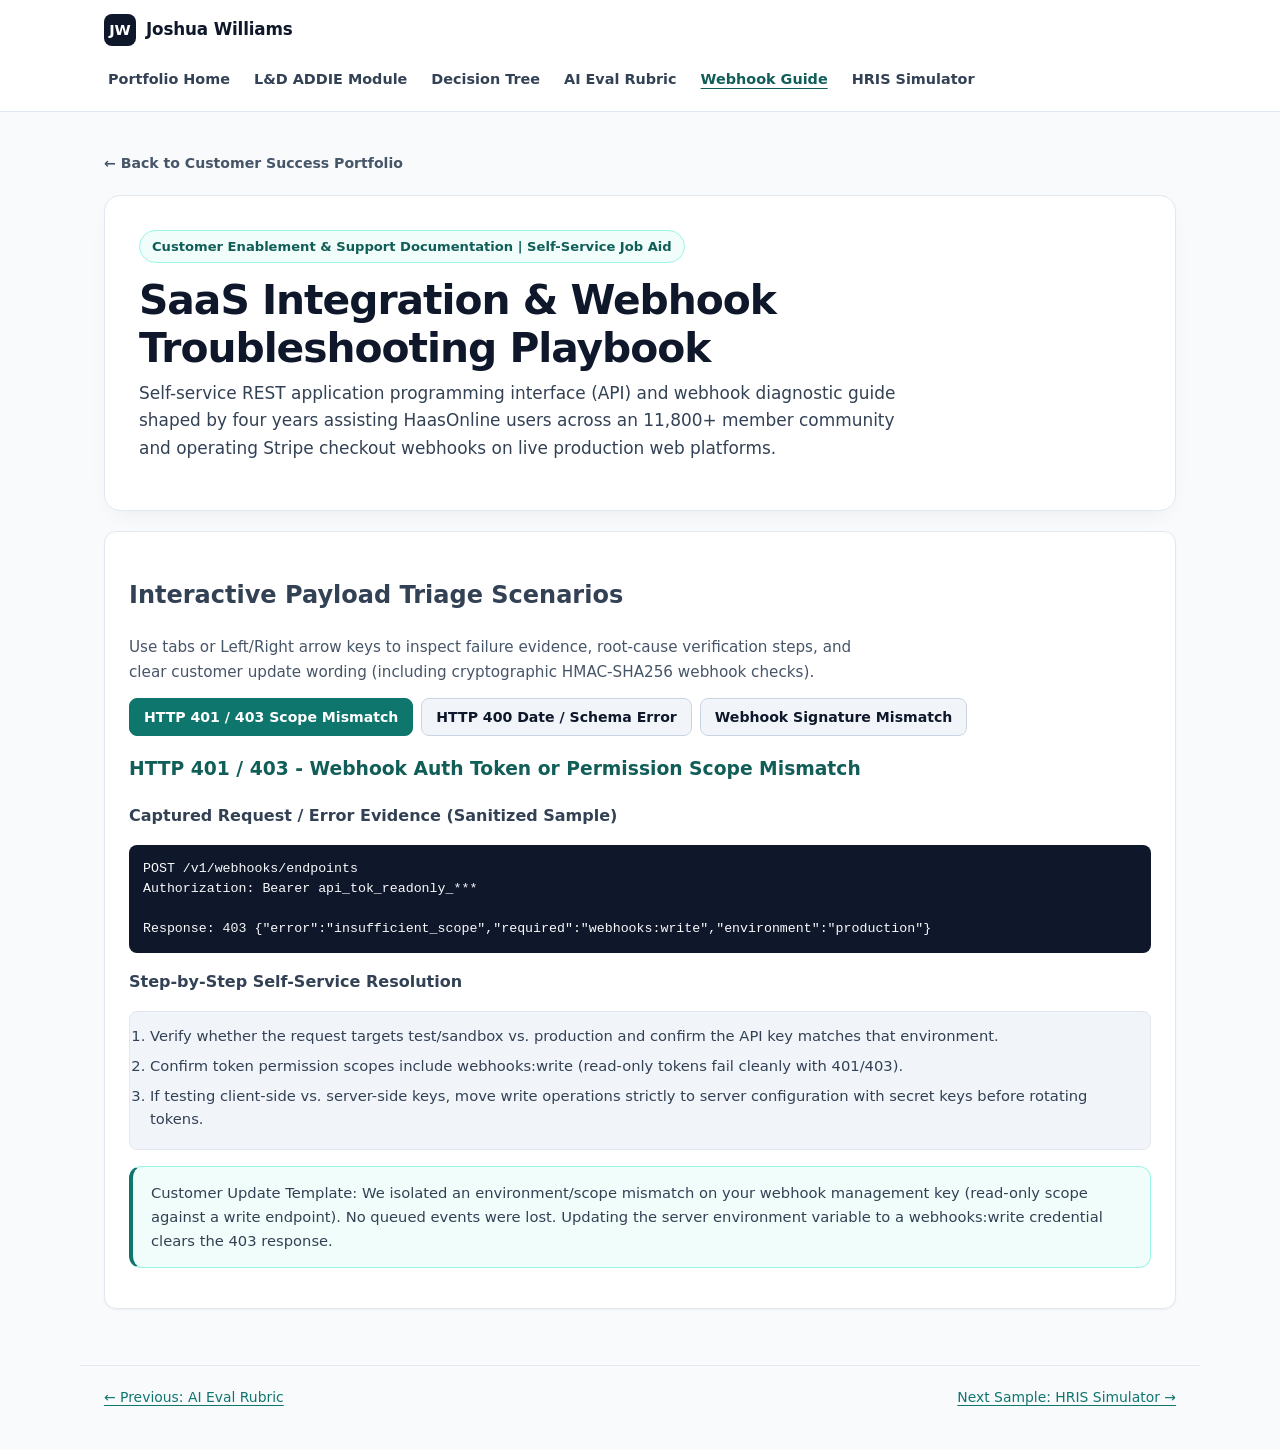
<file: samples/webhook-troubleshooting-job-aid.html>
<!DOCTYPE html>
<html lang="en">
<head>
  <meta charset="utf-8">
  <meta name="viewport" content="width=device-width, initial-scale=1">
  <title>SaaS Onboarding &amp; Webhook Troubleshooting Guide | Joshua Williams Portfolio</title>
  <meta name="description" content="Self-service SaaS integration guide diagnosing HTTP 401/403 scope mismatches, ISO date schema errors, and Stripe webhook HMAC-SHA256 signature verification.">
  <link rel="canonical" href="https://coding-dev-tools.github.io/portfolio/samples/webhook-troubleshooting-job-aid.html">
  <link rel="icon" type="image/svg+xml" href="../favicon.svg">
  <meta property="og:type" content="article">
  <meta property="og:site_name" content="Joshua Williams Portfolio">
  <meta property="og:title" content="SaaS Onboarding &amp; Webhook Troubleshooting Guide | Joshua Williams Portfolio">
  <meta property="og:description" content="Self-service integration triage playbook for Customer Success and Technical Support enablement.">
  <meta property="og:url" content="https://coding-dev-tools.github.io/portfolio/samples/webhook-troubleshooting-job-aid.html">
  <meta name="twitter:card" content="summary">
  <link rel="stylesheet" href="../styles.css">
</head>
<body>
  <a class="skip-link" href="#main-content">Skip to main content</a>

  <header class="topbar">
    <div class="topbar-inner">
      <a class="brand" href="../index.html">
        <span class="brand-mark" aria-hidden="true">JW</span>
        <span>Joshua Williams</span>
      </a>
      <nav class="nav-links" aria-label="Sample navigation">
        <a href="../index.html">Portfolio Home</a>
        <a href="./onboarding-vilt-module.html">L&amp;D ADDIE Module</a>
        <a href="./escalation-decision-tree.html">Decision Tree</a>
        <a href="./ai-verification-rubric.html">AI Eval Rubric</a>
        <a href="./webhook-troubleshooting-job-aid.html" aria-current="page">Webhook Guide</a>
        <a href="../demos/hris-identity/index.html">HRIS Simulator</a>
      </nav>
    </div>
  </header>

  <main class="container" id="main-content" tabindex="-1">
    <a class="breadcrumb" href="../index.html?focus=cs">&larr; Back to Customer Success Portfolio</a>

    <section class="hero" aria-labelledby="wh-hero-title">
      <span class="eyebrow">Customer Enablement &amp; Support Documentation | Self-Service Job Aid</span>
      <h1 id="wh-hero-title">SaaS Integration &amp; Webhook Troubleshooting Playbook</h1>
      <p class="hero-subtitle">
        Self-service REST application programming interface (API) and webhook diagnostic guide shaped by four years assisting HaasOnline users across an 11,800+ member community and operating Stripe checkout webhooks on live production web platforms.
      </p>
    </section>

    <section class="panel" aria-labelledby="triage-sim-heading">
      <h2 id="triage-sim-heading">Interactive Payload Triage Scenarios</h2>
      <p class="section-lead">Use tabs or Left/Right arrow keys to inspect failure evidence, root-cause verification steps, and clear customer update wording (including cryptographic HMAC-SHA256 webhook checks).</p>

      <div id="webhook-tablist" class="tab-strip" role="tablist" data-tablist aria-label="Webhook Failure Modes">
        <button id="tab-wh-auth" class="tab-btn" type="button" role="tab" data-webhook-case="auth_401" aria-controls="wh-panel" aria-selected="true" tabindex="0">HTTP 401 / 403 Scope Mismatch</button>
        <button id="tab-wh-schema" class="tab-btn" type="button" role="tab" data-webhook-case="schema_400" aria-controls="wh-panel" aria-selected="false" tabindex="-1">HTTP 400 Date / Schema Error</button>
        <button id="tab-wh-sig" class="tab-btn" type="button" role="tab" data-webhook-case="sig_mismatch" aria-controls="wh-panel" aria-selected="false" tabindex="-1">Webhook Signature Mismatch</button>
      </div>

      <div id="wh-panel" role="tabpanel" aria-labelledby="tab-wh-auth" aria-live="polite" tabindex="0">
        <h3 id="wh-title" class="text-teal mt-sm">Case</h3>
        <p class="fw-600 mt-sm">Captured Request / Error Evidence (Sanitized Sample)</p>
        <pre id="wh-payload"></pre>

        <p class="fw-600 mt-md">Step-by-Step Self-Service Resolution</p>
        <ol id="wh-diagnosis" class="resolution-steps"></ol>

        <div id="wh-comms" class="callout callout-teal mt-md"></div>
      </div>
    </section>
  </main>

  <footer class="footer">
    <span><a href="./ai-verification-rubric.html">&larr; Previous: AI Eval Rubric</a></span>
    <span><a href="../demos/hris-identity/index.html">Next Sample: HRIS Simulator &rarr;</a></span>
  </footer>

  <script src="./samples.js"></script>
</body>
</html>
</file>
<file: styles.css>
:root {
  --bg: #f8fafc;
  --surface: #ffffff;
  --surface-alt: #f1f5f9;
  --ink: #0f172a;
  --body: #334155;
  --muted: #475569;
  --border: #e2e8f0;
  --border-strong: #cbd5e1;
  --teal: #0f766e;
  --teal-hover: #115e59;
  --teal-soft: #f0fdfa;
  --teal-border: #99f6e4;
  --blue: #1d4ed8;
  --blue-soft: #eff6ff;
  --blue-border: #bfdbfe;
  --amber: #92400e;
  --amber-soft: #fffbeb;
  --amber-border: #fde68a;
  --danger: #991b1b;
  --danger-soft: #fef2f2;
  --danger-border: #fecaca;
  --ok: #166534;
  --ok-soft: #f0fdf4;
  --ok-border: #bbf7d0;
  --radius: 12px;
  --shadow-sm: 0 1px 2px rgba(15, 23, 42, 0.05);
  --shadow: 0 8px 24px -10px rgba(15, 23, 42, 0.08);
  --font-sans: "Segoe UI", system-ui, -apple-system, Arial, sans-serif;
  --font-mono: "Cascadia Mono", Consolas, monospace;
}

*,
*::before,
*::after {
  box-sizing: border-box;
}

html {
  scroll-behavior: smooth;
}

body {
  margin: 0;
  font-family: var(--font-sans);
  background: var(--bg);
  color: var(--body);
  line-height: 1.62;
  accent-color: var(--teal);
  -webkit-font-smoothing: antialiased;
}

.print-contact-header {
  display: none;
}

.skip-link {
  position: absolute;
  left: -9999px;
  top: 0;
  z-index: 100;
  padding: 10px 16px;
  background: var(--ink);
  color: #ffffff;
  font-weight: 700;
  border-radius: 0 0 8px 0;
}

.skip-link:focus {
  left: 12px;
  top: 8px;
}

a {
  color: var(--teal);
  text-decoration: underline;
  text-underline-offset: 3px;
}

a:hover {
  color: var(--teal-hover);
}

.brand,
.nav-links a,
.btn,
.breadcrumb,
.card-footer a {
  text-decoration: none;
}

.card-footer a:hover,
.breadcrumb:hover {
  text-decoration: underline;
}

:focus-visible {
  outline: 3px solid var(--teal-hover);
  outline-offset: 2px;
}

.hero-dark :focus-visible {
  outline-color: #5eead4;
}

.topbar {
  position: sticky;
  top: 0;
  z-index: 30;
  background: rgba(255, 255, 255, 0.96);
  backdrop-filter: blur(8px);
  border-bottom: 1px solid var(--border);
}

.topbar-inner {
  max-width: 1120px;
  margin: 0 auto;
  padding: 14px 24px;
  display: flex;
  align-items: center;
  justify-content: space-between;
  gap: 16px;
  flex-wrap: wrap;
}

.brand {
  display: flex;
  align-items: center;
  gap: 10px;
  color: var(--ink);
  font-weight: 700;
  font-size: 1.05rem;
  letter-spacing: -0.01em;
}

.brand-mark {
  width: 32px;
  height: 32px;
  border-radius: 8px;
  background: var(--ink);
  color: #ffffff;
  display: grid;
  place-items: center;
  font-weight: 800;
  font-size: 0.92rem;
}

.nav-links {
  display: flex;
  align-items: center;
  gap: 16px;
  flex-wrap: wrap;
  font-size: 0.9rem;
  font-weight: 600;
}

.nav-links a {
  color: var(--body);
  padding: 6px 4px;
  border-radius: 6px;
}

.nav-links a:hover,
.nav-links a[aria-current="page"] {
  color: var(--teal-hover);
  text-decoration: underline;
  text-underline-offset: 4px;
}

.nav-links a.nav-cta {
  background: var(--teal);
  color: #ffffff;
  padding: 6px 12px;
  border-radius: 7px;
  text-decoration: none;
}

.nav-links a.nav-cta:hover {
  background: var(--teal-hover);
  color: #ffffff;
  text-decoration: none;
}

.container {
  max-width: 1120px;
  margin: 0 auto;
  padding: 36px 24px 56px;
}

.hero {
  background: var(--surface);
  border: 1px solid var(--border);
  border-radius: 16px;
  padding: 34px;
  box-shadow: var(--shadow);
}

.hero-dark {
  background: linear-gradient(135deg, #0b1324 0%, #0f172a 58%, #11343a 100%);
  border-color: #1e293b;
  color: #e2e8f0;
}

.hero.hero-dark .eyebrow {
  background: rgba(20, 184, 166, 0.16);
  border-color: rgba(45, 212, 191, 0.45);
  color: #99f6e4;
}

.hero.hero-dark h1 {
  color: #ffffff;
}

.hero.hero-dark .hero-subtitle {
  color: #cbd5e1;
}

.hero.hero-dark .avail-pill {
  background: rgba(255, 255, 255, 0.08);
  border-color: rgba(148, 163, 184, 0.28);
  color: #f1f5f9;
}

.hero.hero-dark .avail-pill-accent {
  background: rgba(15, 118, 110, 0.42);
  border-color: #2dd4bf;
  color: #ccfbf1;
}

.hero.hero-dark .btn.btn-hero-ghost {
  background: rgba(255, 255, 255, 0.09);
  color: #f8fafc;
  border-color: rgba(203, 213, 225, 0.38);
}

.hero.hero-dark .btn.btn-hero-ghost:hover {
  background: rgba(255, 255, 255, 0.18);
  border-color: #99f6e4;
  color: #ffffff;
}

.btn.btn-sm {
  min-height: 36px;
  padding: 6px 12px;
  font-size: 0.85rem;
}

.hero.hero-dark .hero-note {
  color: #99f6e4;
}

.lens-bar {
  display: flex;
  flex-direction: column;
  gap: 8px;
  padding-top: 14px;
  border-top: 1px solid rgba(148, 163, 184, 0.22);
}

.lens-label {
  font-size: 0.82rem;
  font-weight: 700;
  text-transform: uppercase;
  letter-spacing: 0.05em;
  color: #94a3b8;
}

.hero.hero-dark .filter-pill {
  background: rgba(255, 255, 255, 0.08);
  border-color: rgba(148, 163, 184, 0.32);
  color: #e2e8f0;
}

.hero.hero-dark .filter-pill:hover {
  border-color: #5eead4;
  color: #ffffff;
}

.hero.hero-dark .filter-pill[aria-pressed="true"] {
  background: #0f766e;
  border-color: #2dd4bf;
  color: #ffffff;
}

.hero.hero-dark .callout-hero {
  background: rgba(20, 184, 166, 0.14);
  border: 1px solid rgba(45, 212, 191, 0.38);
  border-left: 4px solid #2dd4bf;
  color: #e2e8f0;
}

.hero.hero-dark .scope-card {
  background: rgba(255, 255, 255, 0.06);
  border-color: rgba(148, 163, 184, 0.22);
}

.hero.hero-dark .scope-value {
  color: #5eead4;
}

.hero.hero-dark .scope-label {
  color: #cbd5e1;
}

.eyebrow {
  display: inline-flex;
  align-items: center;
  gap: 8px;
  padding: 5px 12px;
  border-radius: 999px;
  background: var(--teal-soft);
  border: 1px solid var(--teal-border);
  color: var(--teal-hover);
  font-size: 0.82rem;
  font-weight: 700;
}

.hero h1 {
  margin: 14px 0 8px;
  font-size: clamp(1.85rem, 4vw, 2.55rem);
  line-height: 1.16;
  color: var(--ink);
  letter-spacing: -0.025em;
}

.hero-subtitle {
  margin: 0 0 14px;
  font-size: 1.06rem;
  color: var(--body);
  max-width: 780px;
}

.availability-bar {
  display: flex;
  flex-wrap: wrap;
  gap: 8px;
  margin: 12px 0 4px;
}

.avail-pill {
  padding: 4px 10px;
  border-radius: 6px;
  background: var(--surface-alt);
  border: 1px solid var(--border);
  font-size: 0.82rem;
  font-weight: 600;
  color: var(--ink);
}

.hero-actions {
  display: flex;
  flex-wrap: wrap;
  gap: 10px;
  margin-top: 18px;
}

.btn {
  display: inline-flex;
  align-items: center;
  justify-content: center;
  gap: 8px;
  min-height: 40px;
  padding: 9px 16px;
  border-radius: 8px;
  border: 1px solid var(--teal);
  background: var(--teal);
  color: #ffffff;
  font-family: inherit;
  font-size: 0.91rem;
  font-weight: 600;
  cursor: pointer;
  transition: background 0.15s ease, border-color 0.15s ease;
}

.btn:hover {
  background: var(--teal-hover);
  border-color: var(--teal-hover);
  color: #ffffff;
}

.btn-secondary {
  background: var(--surface);
  color: var(--ink);
  border-color: var(--border-strong);
}

.btn-secondary:hover {
  background: var(--surface-alt);
  border-color: var(--muted);
  color: var(--ink);
}

.scope-grid {
  display: grid;
  grid-template-columns: repeat(4, minmax(0, 1fr));
  gap: 14px;
  margin-top: 22px;
}

.scope-card {
  min-width: 0;
  overflow-wrap: break-word;
  background: var(--surface);
  border: 1px solid var(--border);
  border-radius: var(--radius);
  padding: 16px;
  box-shadow: var(--shadow-sm);
}

.scope-value {
  font-size: 1.32rem;
  font-weight: 800;
  color: var(--ink);
  letter-spacing: -0.02em;
  line-height: 1.2;
}

.scope-label {
  margin-top: 5px;
  font-size: 0.84rem;
  color: var(--muted);
}

.section {
  margin-top: 46px;
}

.section-header {
  display: flex;
  align-items: flex-end;
  justify-content: space-between;
  gap: 16px;
  flex-wrap: wrap;
  margin-bottom: 16px;
}

.section h2 {
  margin: 0;
  font-size: 1.45rem;
  color: var(--ink);
  letter-spacing: -0.015em;
}

.section-lead {
  margin: 6px 0 0;
  color: var(--muted);
  max-width: 740px;
  font-size: 0.95rem;
}

.filter-bar {
  display: flex;
  flex-wrap: wrap;
  gap: 8px;
  margin-bottom: 14px;
}

.filter-pill {
  min-height: 38px;
  padding: 7px 14px;
  border-radius: 999px;
  border: 1px solid var(--border-strong);
  background: var(--surface);
  color: var(--body);
  font-family: inherit;
  font-size: 0.86rem;
  font-weight: 600;
  cursor: pointer;
  transition: all 0.15s ease;
}

.filter-pill:hover {
  border-color: var(--teal);
  color: var(--teal-hover);
}

.filter-pill[aria-pressed="true"] {
  background: var(--ink);
  border-color: var(--ink);
  color: #ffffff;
}

.card-grid {
  display: grid;
  grid-template-columns: repeat(3, minmax(0, 1fr));
  gap: 18px;
}

.card-grid-2 {
  grid-template-columns: repeat(2, minmax(0, 1fr));
}

.card {
  min-width: 0;
  overflow-wrap: break-word;
  background: var(--surface);
  border: 1px solid var(--border);
  border-radius: var(--radius);
  padding: 20px;
  display: flex;
  flex-direction: column;
  justify-content: space-between;
  gap: 14px;
  box-shadow: var(--shadow-sm);
  transition: border-color 0.15s ease, transform 0.15s ease, box-shadow 0.15s ease;
}

.card:hover {
  border-color: var(--teal);
  transform: translateY(-2px);
  box-shadow: var(--shadow);
}

.card-hc {
  border-top: 3px solid var(--teal);
}

.card-tech {
  border-top: 3px solid var(--blue);
}

.preview-frame {
  border: 1px solid var(--border-strong);
  border-radius: 9px;
  overflow: hidden;
  background: #0f172a;
  aspect-ratio: 16 / 10;
}

.preview-frame img {
  display: block;
  width: 100%;
  height: 100%;
  object-fit: cover;
  object-position: top center;
}

.workbench-panel {
  border-left: 4px solid var(--teal);
}

.wb-toggle[aria-pressed="true"] {
  background: var(--teal-soft);
  border-color: var(--teal);
  color: var(--teal-hover);
}

.role-card-anchor {
  border-left: 4px solid var(--teal);
}

.field-label {
  display: block;
  font-weight: 600;
  color: var(--ink);
}

.qa-textarea {
  min-height: 110px;
}

.footer-link-btn {
  background: none;
  border: none;
  padding: 0;
  font: inherit;
  color: var(--teal);
  text-decoration: underline;
  text-underline-offset: 3px;
  cursor: pointer;
}

.footer-link-btn:hover {
  color: var(--teal-hover);
}

.mb-0 { margin-bottom: 0; }
.mb-sm { margin-bottom: 10px; }

.card.is-hidden {
  display: none;
}

.tag-row {
  display: flex;
  flex-wrap: wrap;
  gap: 6px;
}

.tag {
  display: inline-block;
  padding: 3px 9px;
  border-radius: 6px;
  font-size: 0.76rem;
  font-weight: 700;
  background: var(--teal-soft);
  color: var(--teal-hover);
  border: 1px solid var(--teal-border);
}

.tag-blue {
  background: var(--blue-soft);
  color: var(--blue);
  border-color: var(--blue-border);
}

.tag-muted {
  background: var(--surface-alt);
  color: var(--body);
  border-color: var(--border);
}

.card h3 {
  margin: 10px 0 6px;
  font-size: 1.06rem;
  color: var(--ink);
  line-height: 1.32;
}

.card p {
  margin: 0;
  font-size: 0.91rem;
  color: var(--body);
}

.card-footer {
  display: flex;
  align-items: center;
  justify-content: space-between;
  flex-wrap: wrap;
  gap: 6px 12px;
  padding-top: 12px;
  border-top: 1px solid var(--border);
  font-size: 0.87rem;
  font-weight: 600;
}

.meta-note {
  color: var(--muted);
  font-size: 0.83rem;
  font-weight: 500;
}

.timeline {
  display: grid;
  gap: 14px;
}

.role-card,
.info-panel {
  min-width: 0;
  overflow-wrap: break-word;
  background: var(--surface);
  border: 1px solid var(--border);
  border-radius: var(--radius);
  padding: 20px 22px;
  box-shadow: var(--shadow-sm);
}

.role-head {
  display: flex;
  justify-content: space-between;
  align-items: baseline;
  gap: 12px;
  flex-wrap: wrap;
  margin-bottom: 8px;
}

.role-title {
  margin: 0;
  font-size: 1.06rem;
  color: var(--ink);
}

.role-dates {
  font-size: 0.85rem;
  font-weight: 700;
  color: var(--teal-hover);
  font-family: var(--font-mono);
}

.role-list {
  margin: 8px 0 0;
  padding-left: 20px;
}

.role-list li {
  margin-bottom: 6px;
  font-size: 0.92rem;
}

.tools-groups {
  display: grid;
  gap: 12px;
}

.tools-group-label {
  margin: 0 0 6px;
  font-size: 0.82rem;
  font-weight: 700;
  text-transform: uppercase;
  letter-spacing: 0.04em;
  color: var(--muted);
}

.callout {
  background: var(--blue-soft);
  border: 1px solid var(--blue-border);
  border-left: 4px solid var(--blue);
  border-radius: var(--radius);
  padding: 14px 18px;
  margin: 16px 0;
  font-size: 0.92rem;
}

.callout-teal {
  background: var(--teal-soft);
  border-color: var(--teal-border);
  border-left-color: var(--teal);
}

.callout-amber {
  background: var(--amber-soft);
  border-color: var(--amber-border);
  border-left-color: var(--amber);
}

.callout-neutral {
  background: var(--surface-alt);
  border-color: var(--border-strong);
  border-left-color: var(--muted);
}

.pill-list {
  display: flex;
  flex-wrap: wrap;
  gap: 8px;
}

.skill-chip {
  padding: 5px 11px;
  border-radius: 8px;
  background: var(--surface-alt);
  border: 1px solid var(--border);
  font-size: 0.84rem;
  font-weight: 600;
  color: var(--ink);
}

.breadcrumb {
  display: inline-flex;
  align-items: center;
  gap: 8px;
  font-size: 0.88rem;
  font-weight: 600;
  color: var(--muted);
  margin-bottom: 16px;
  padding: 4px 0;
}

.panel {
  min-width: 0;
  background: var(--surface);
  border: 1px solid var(--border);
  border-radius: var(--radius);
  padding: 24px;
  box-shadow: var(--shadow-sm);
  margin-top: 20px;
}

.tab-strip {
  display: flex;
  flex-wrap: wrap;
  gap: 8px;
  margin: 14px 0 18px;
}

.tab-btn {
  min-height: 38px;
  padding: 8px 14px;
  border-radius: 8px;
  border: 1px solid var(--border-strong);
  background: var(--surface-alt);
  color: var(--ink);
  font-family: inherit;
  font-size: 0.88rem;
  font-weight: 600;
  cursor: pointer;
}

.tab-btn[aria-selected="true"] {
  background: var(--teal);
  border-color: var(--teal);
  color: #ffffff;
}

.table-wrap {
  overflow-x: auto;
}

table {
  width: 100%;
  border-collapse: collapse;
  font-size: 0.91rem;
}

caption {
  text-align: left;
  font-size: 0.84rem;
  color: var(--muted);
  margin-bottom: 8px;
}

th,
td {
  text-align: left;
  padding: 11px 10px;
  border-bottom: 1px solid var(--border);
  vertical-align: top;
}

th {
  font-size: 0.79rem;
  text-transform: uppercase;
  letter-spacing: 0.04em;
  color: var(--muted);
}

.quiz-fieldset {
  border: 1px solid var(--border);
  border-radius: var(--radius);
  padding: 16px 18px;
  margin: 18px 0 0;
}

.quiz-fieldset legend {
  padding: 0 6px;
  font-weight: 700;
  color: var(--ink);
}

.quiz-option {
  display: block;
  width: 100%;
  text-align: left;
  min-height: 42px;
  padding: 10px 14px;
  margin-top: 8px;
  border-radius: 8px;
  border: 1px solid var(--border-strong);
  background: var(--surface);
  color: var(--ink);
  font-family: inherit;
  font-size: 0.91rem;
  cursor: pointer;
}

.quiz-option:hover {
  border-color: var(--teal);
  background: var(--teal-soft);
}

.quiz-option.is-correct {
  background: var(--ok-soft);
  border-color: var(--ok-border);
  color: var(--ok);
  font-weight: 600;
}

.quiz-option.is-wrong {
  background: var(--danger-soft);
  border-color: var(--danger-border);
  color: var(--danger);
  font-weight: 600;
}

.diff-grid {
  display: grid;
  grid-template-columns: repeat(2, minmax(0, 1fr));
  gap: 16px;
}

.diff-box {
  min-width: 0;
  overflow-wrap: break-word;
  border-radius: var(--radius);
  padding: 18px;
  border: 1px solid var(--border);
}

.diff-box.bad {
  background: var(--danger-soft);
  border-color: var(--danger-border);
}

.diff-box.good {
  background: var(--ok-soft);
  border-color: var(--ok-border);
}

.flow-tracks {
  display: grid;
  grid-template-columns: repeat(3, minmax(0, 1fr));
  gap: 14px;
  margin-top: 14px;
}

.flow-card {
  min-width: 0;
  border-radius: var(--radius);
  padding: 16px;
  border: 1px solid var(--border-strong);
  background: var(--surface-alt);
}

.flow-card h3 {
  margin: 0 0 8px;
  font-size: 0.96rem;
  color: var(--ink);
}

.flow-steps {
  margin: 0;
  padding-left: 18px;
  font-size: 0.87rem;
}

.flow-steps li {
  margin-bottom: 4px;
}

.artifact-sheet {
  border: 1px dashed var(--teal-border);
  background: var(--teal-soft);
  border-radius: var(--radius);
  padding: 18px;
  margin-top: 14px;
}

.check-list {
  display: grid;
  gap: 10px;
}

.check-item {
  display: flex;
  align-items: flex-start;
  gap: 10px;
  font-size: 0.92rem;
  cursor: pointer;
}

.check-item input[type="checkbox"] {
  margin-top: 4px;
  width: 17px;
  height: 17px;
  flex-shrink: 0;
}

.mono {
  font-family: var(--font-mono);
  font-size: 0.84rem;
}

td.mono {
  white-space: nowrap;
}

code {
  font-family: var(--font-mono);
  font-size: 0.88em;
  background: var(--surface-alt);
  padding: 1px 5px;
  border-radius: 4px;
  border: 1px solid var(--border);
}

pre {
  background: var(--ink);
  color: #f8fafc;
  border-radius: 8px;
  padding: 14px;
  overflow-x: auto;
  font-family: var(--font-mono);
  font-size: 0.83rem;
  line-height: 1.5;
  white-space: pre-wrap;
  word-break: break-word;
}

.resolution-steps {
  margin: 8px 0 0;
  padding-left: 20px;
  background: var(--surface-alt);
  border: 1px solid var(--border);
  border-radius: 8px;
  padding-top: 12px;
  padding-bottom: 12px;
  padding-right: 16px;
}

.resolution-steps li {
  margin-bottom: 6px;
  font-size: 0.92rem;
}

.hris-grid {
  display: grid;
  grid-template-columns: minmax(280px, 0.9fr) minmax(320px, 1.1fr);
  gap: 18px;
  align-items: start;
}

.hris-textarea {
  width: 100%;
  min-height: 220px;
  resize: vertical;
  border: 1px solid var(--border-strong);
  border-radius: 8px;
  padding: 12px;
  font: 0.84rem/1.5 var(--font-mono);
  color: var(--ink);
  background: var(--bg);
}

.blocked {
  color: var(--danger);
  font-weight: 700;
}

.pending {
  color: var(--amber);
  font-weight: 700;
}

.text-danger { color: var(--danger); }
.text-ok { color: var(--ok); }
.text-teal { color: var(--teal-hover); }
.mt-0 { margin-top: 0; }
.mt-sm { margin-top: 10px; }
.mt-md { margin-top: 16px; }
.fw-600 { font-weight: 600; }

.footer {
  max-width: 1120px;
  margin: 0 auto;
  padding: 20px 24px 42px;
  border-top: 1px solid var(--border);
  display: flex;
  justify-content: space-between;
  flex-wrap: wrap;
  gap: 12px;
  font-size: 0.87rem;
  color: var(--muted);
}

@media (max-width: 960px) {
  .scope-grid {
    grid-template-columns: repeat(2, minmax(0, 1fr));
  }
  .card-grid,
  .flow-tracks {
    grid-template-columns: repeat(2, minmax(0, 1fr));
  }
  .hris-grid {
    grid-template-columns: 1fr;
  }
}

@media (max-width: 680px) {
  .nav-links {
    flex-wrap: nowrap;
    overflow-x: auto;
    max-width: 100%;
    padding-bottom: 4px;
    -webkit-overflow-scrolling: touch;
  }
  .nav-links a {
    white-space: nowrap;
  }
  .hero {
    padding: 22px 16px;
  }
  .panel,
  .role-card,
  .info-panel {
    padding: 16px;
  }
  .container {
    padding: 20px 14px 36px;
  }
  .footer {
    padding: 16px 14px 32px;
  }
  .scope-grid,
  .card-grid,
  .card-grid-2,
  .diff-grid,
  .flow-tracks {
    grid-template-columns: 1fr;
  }
  .stack-table thead {
    display: none;
  }
  .stack-table,
  .stack-table caption,
  .stack-table tbody,
  .stack-table tr,
  .stack-table td {
    display: block;
    width: 100%;
  }
  .stack-table tr {
    padding: 12px 0;
    border-bottom: 1px solid var(--border-strong);
  }
  .stack-table td {
    padding: 4px 0;
    border: none;
  }
  .stack-table td.mono {
    white-space: normal;
  }
  .stack-table td[data-label]::before {
    content: attr(data-label) ": ";
    font-weight: 700;
    color: var(--ink);
  }
}

@media (prefers-reduced-motion: reduce) {
  html {
    scroll-behavior: auto;
  }
  *,
  *::before,
  *::after {
    transition: none !important;
  }
  .card:hover {
    transform: none;
  }
}

@media print {
  .print-contact-header {
    display: block;
    font-size: 0.85rem;
    color: #0f172a;
    padding: 0 0 10px;
    margin-bottom: 12px;
    border-bottom: 2px solid #0f766e;
  }
  .topbar,
  .skip-link,
  .breadcrumb,
  .filter-bar,
  .lens-bar,
  .hero-actions,
  .tab-strip,
  #filter-status,
  #live-workbench,
  #tree-reset,
  #tree-back,
  #tree-copy,
  #hc-copy-note,
  #quiz-reset,
  .print-hide,
  .footer-link-btn,
  .actions {
    display: none !important;
  }
  body {
    background: #ffffff;
    color: #0f172a;
  }
  .hero-dark {
    background: #ffffff !important;
    color: #0f172a !important;
    border: 1px solid #cbd5e1 !important;
  }
  .hero.hero-dark h1,
  .hero.hero-dark .hero-subtitle,
  .hero.hero-dark .scope-value,
  .hero.hero-dark .scope-label,
  .hero.hero-dark .hero-note {
    color: #0f172a !important;
    background: transparent !important;
  }
  .hero.hero-dark .scope-card,
  .hero.hero-dark .avail-pill,
  .hero.hero-dark .eyebrow,
  .hero.hero-dark .callout-hero {
    color: #0f172a !important;
    background: #f8fafc !important;
    border-color: #cbd5e1 !important;
  }
  pre {
    background: #f8fafc !important;
    color: #0f172a !important;
    border: 1px solid #cbd5e1 !important;
  }
  .hero,
  .panel,
  .card,
  .role-card,
  .info-panel,
  .scope-card {
    box-shadow: none;
    break-inside: avoid;
    page-break-inside: avoid;
  }
  a[href^="http"]::after {
    content: " (" attr(href) ")";
    font-size: 0.78rem;
    color: #475569;
  }
}
</file>
